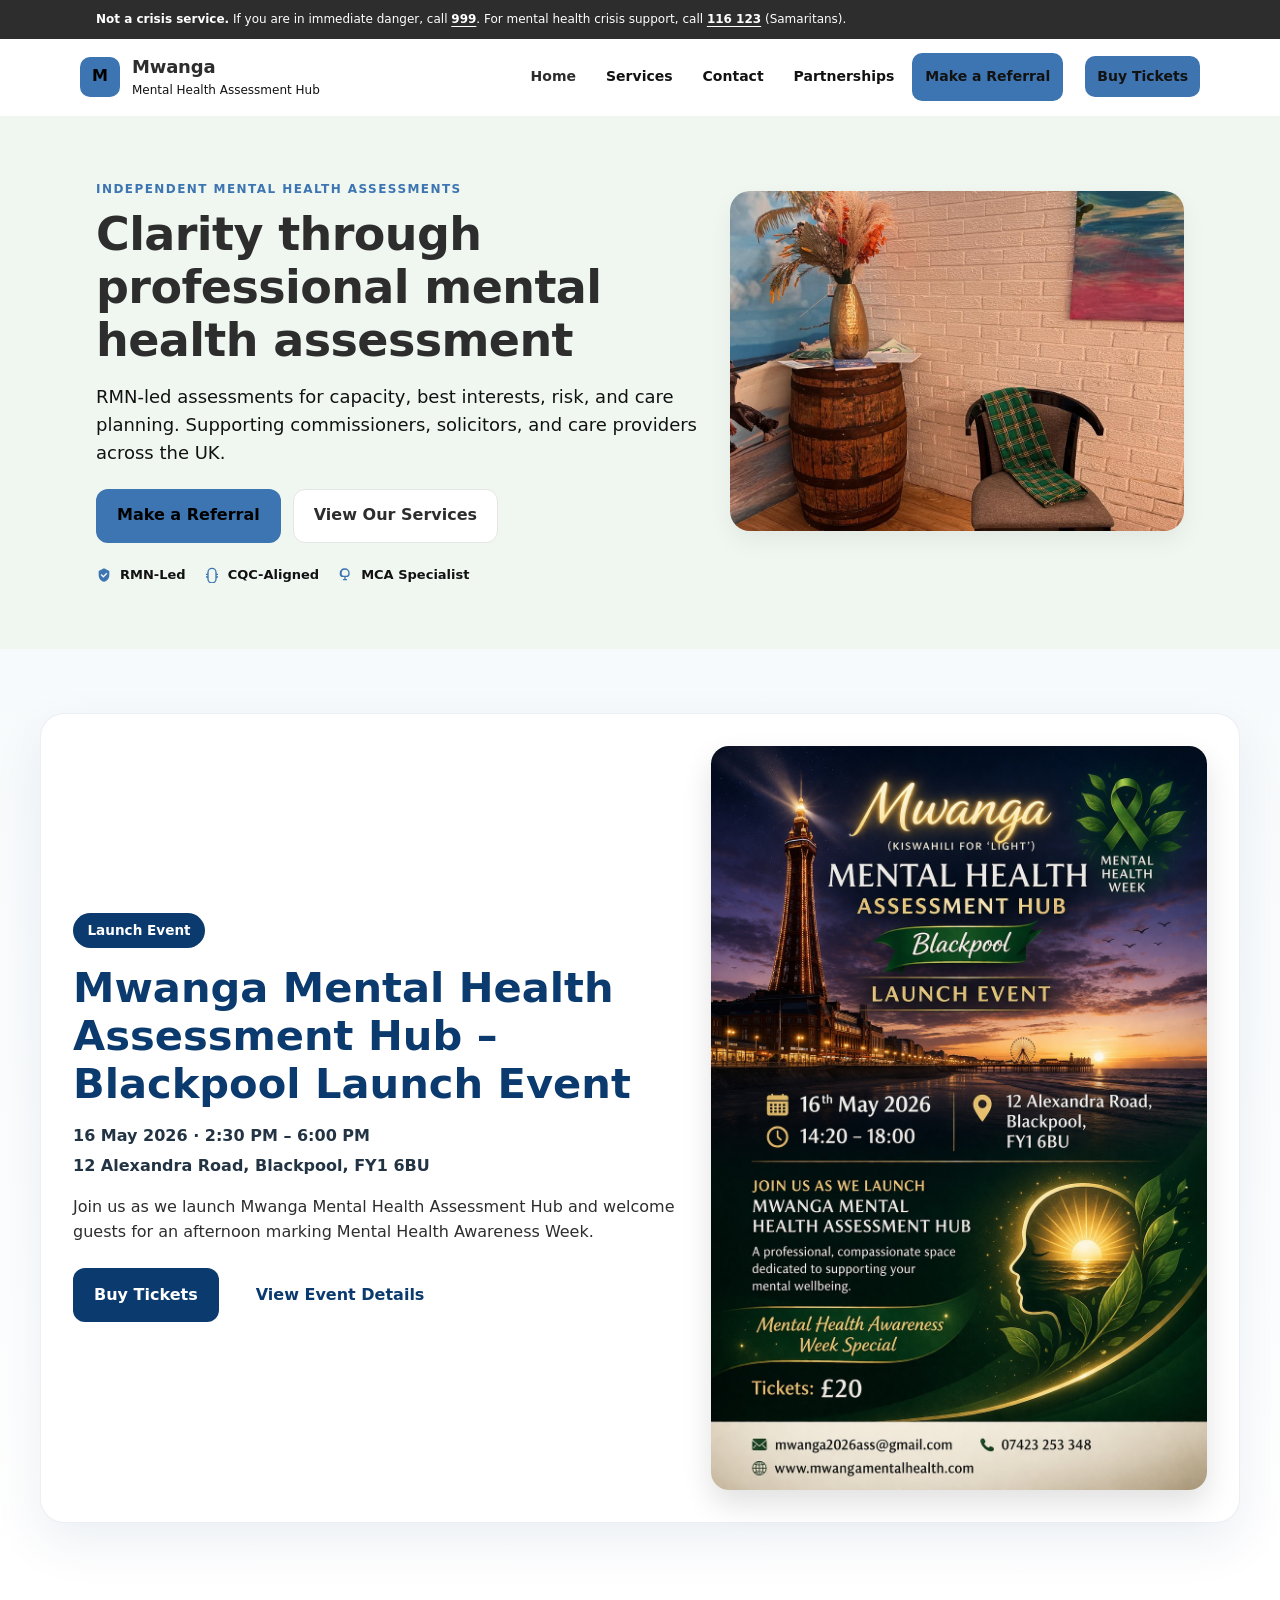
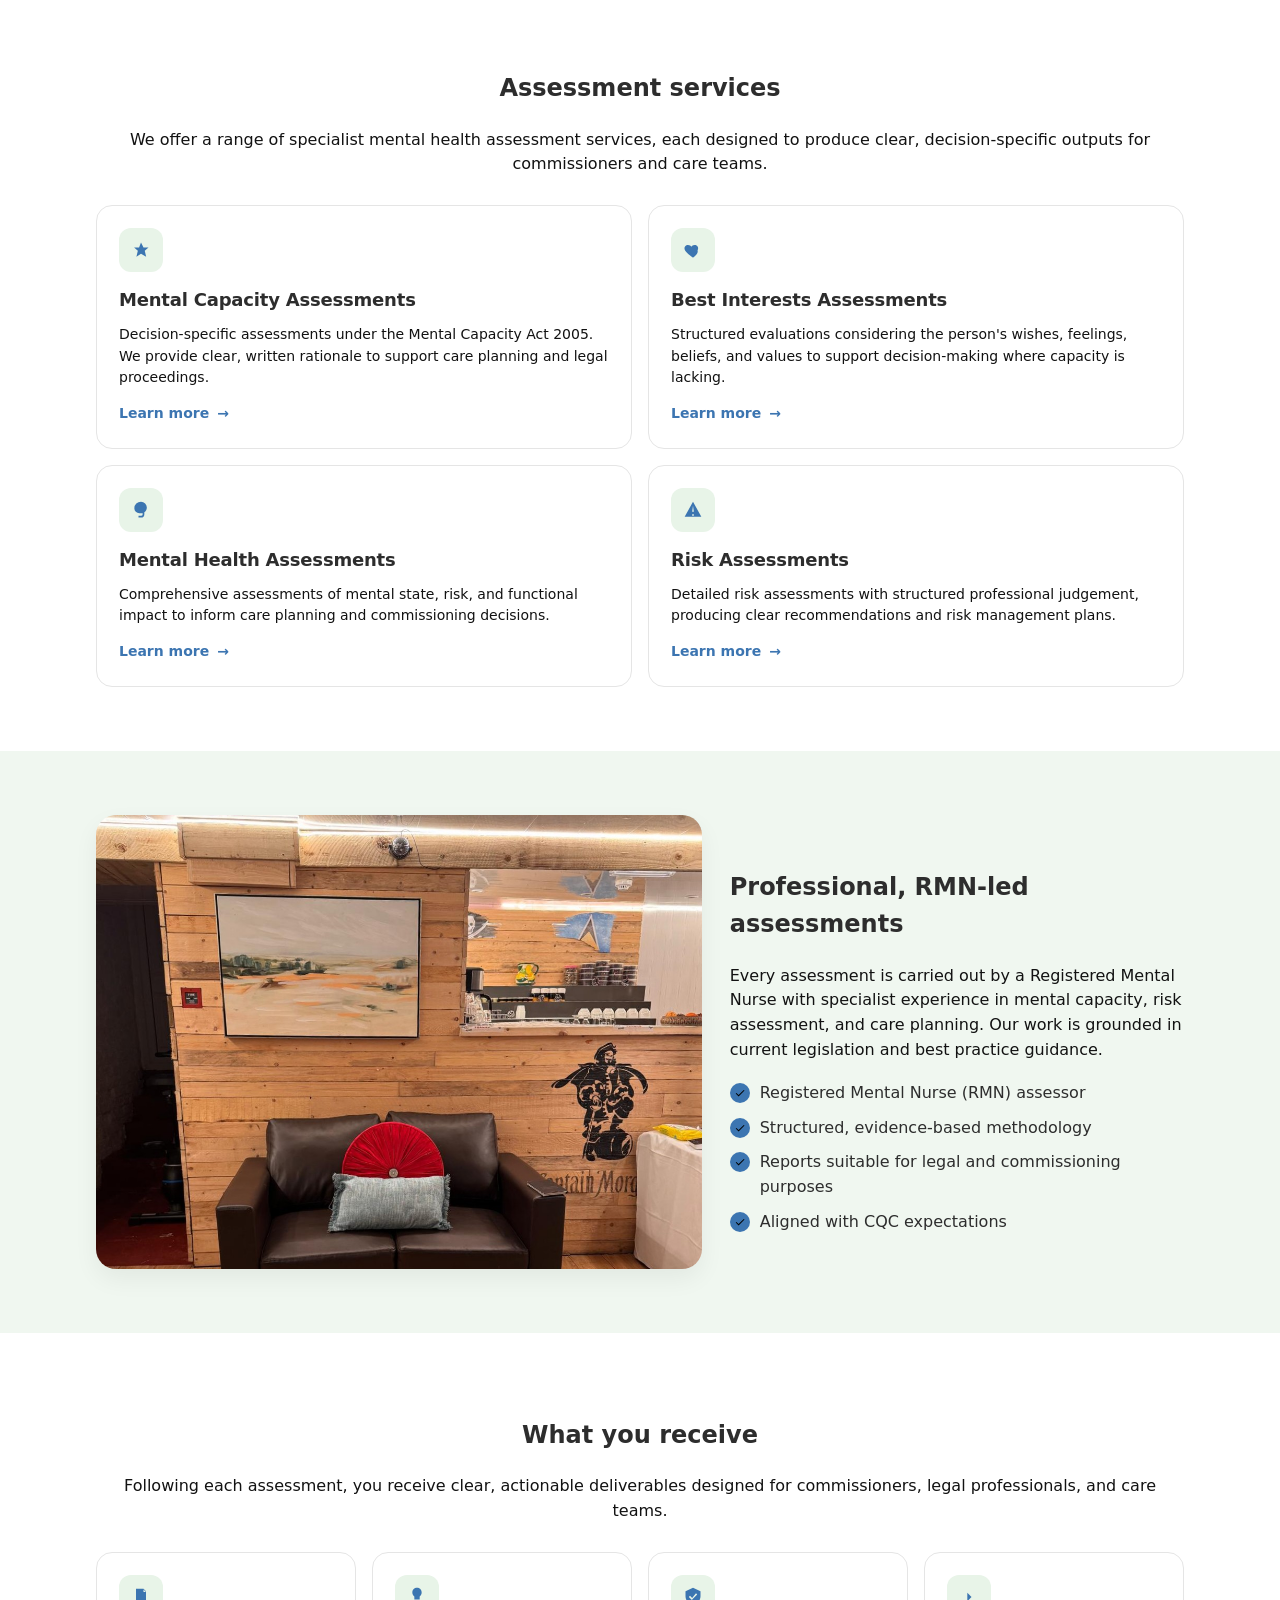
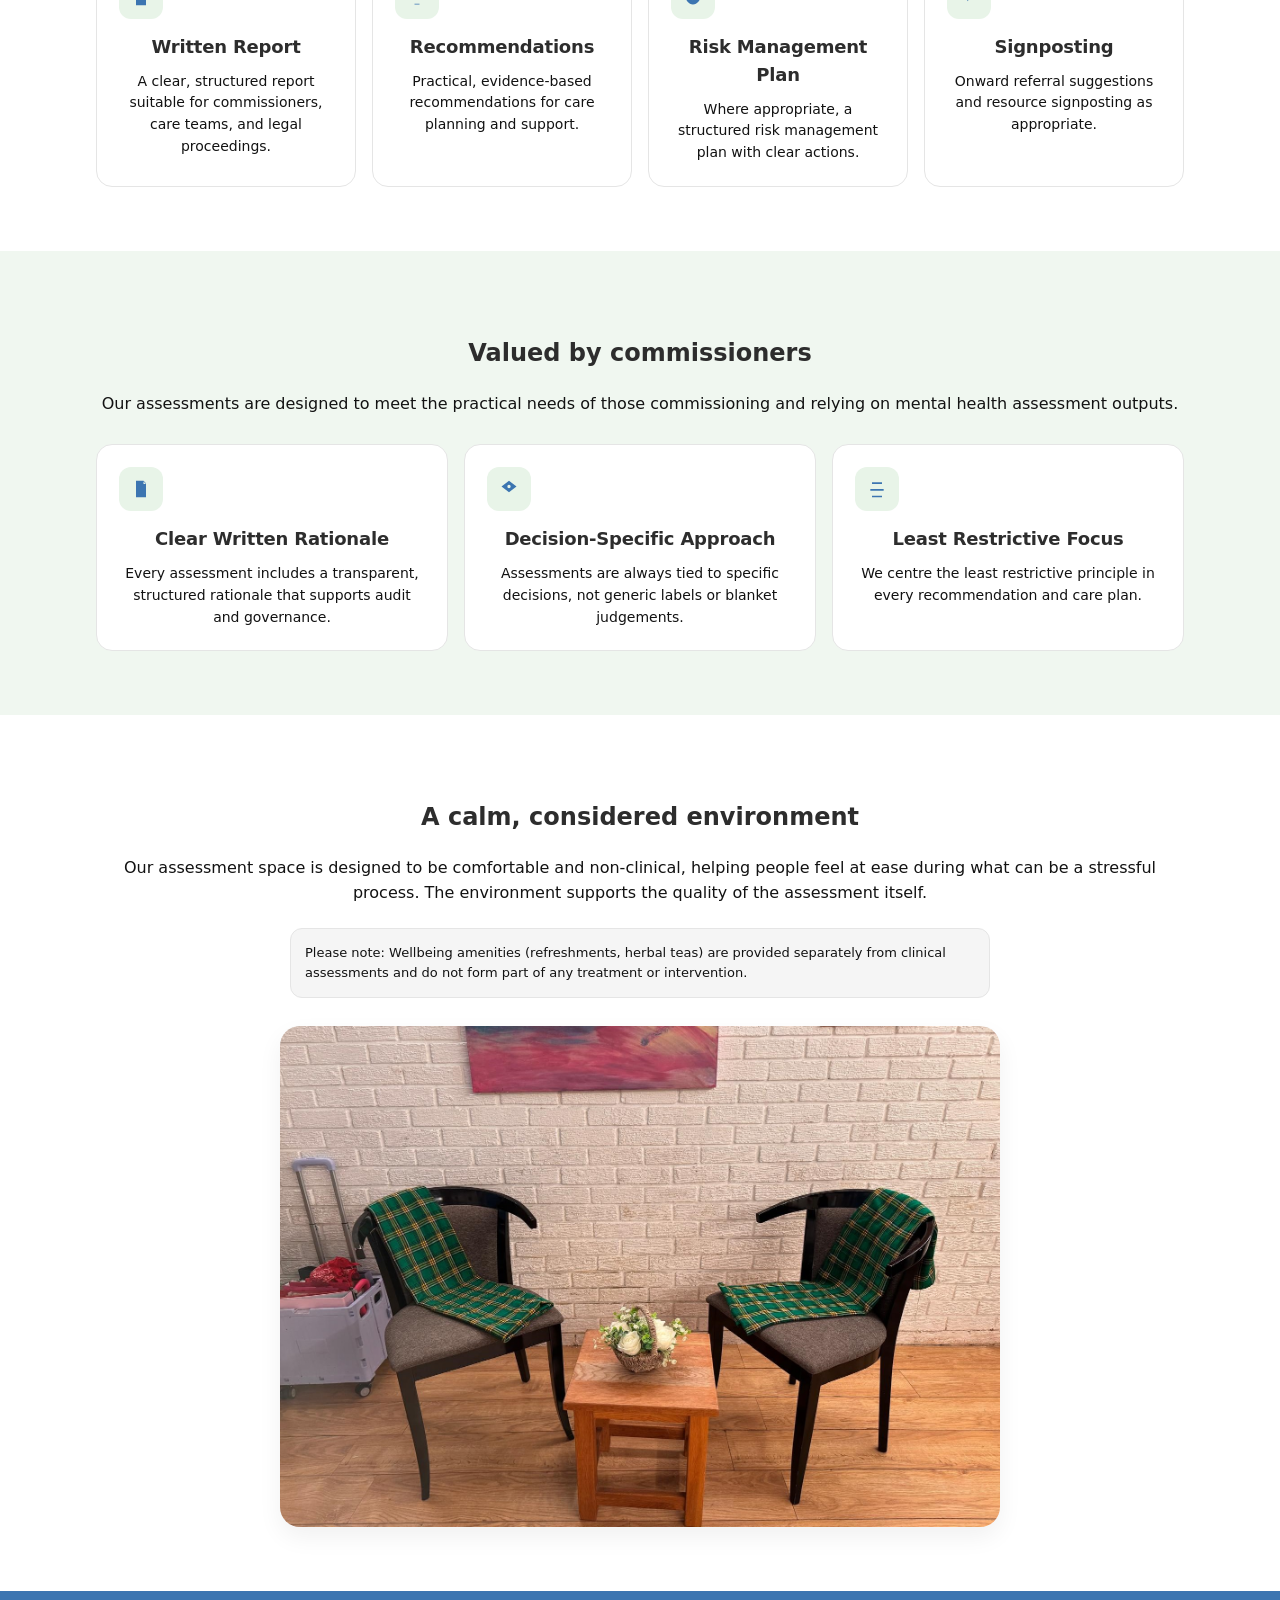
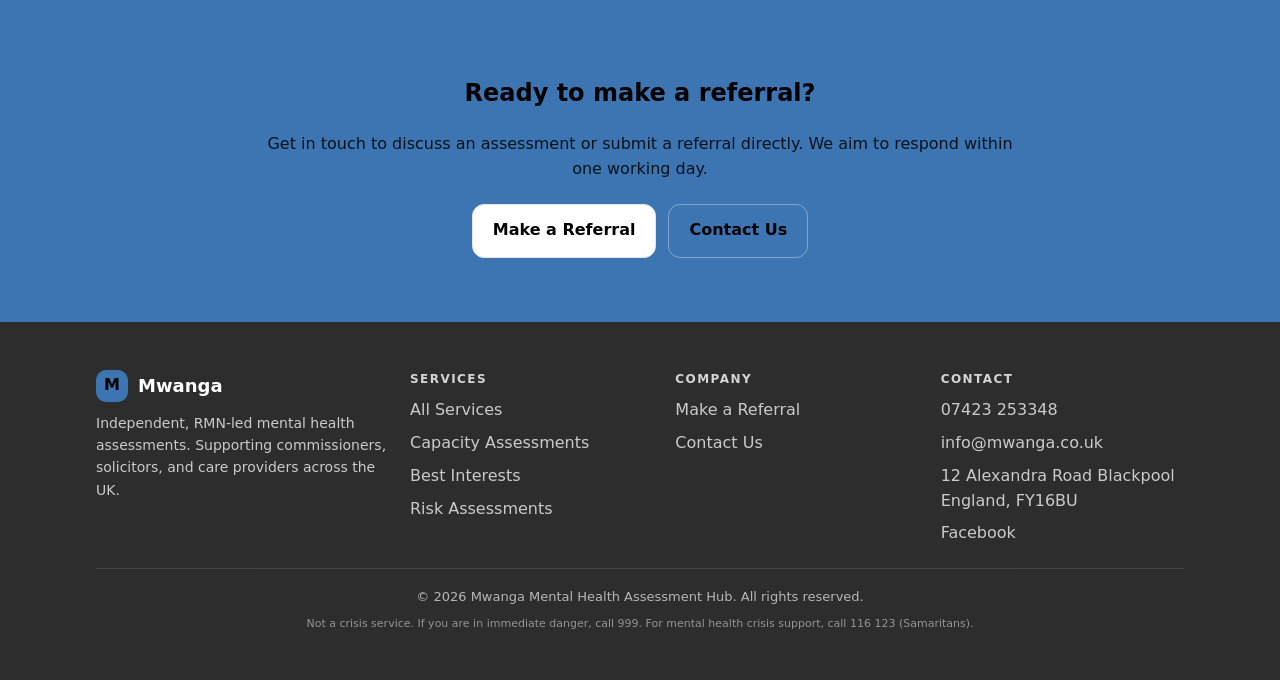
<file: index.html>
<!doctype html>
<html lang="en-GB">
<head>
  <meta charset="utf-8" />
  <meta name="viewport" content="width=device-width, initial-scale=1" />
  <title>Mwanga Mental Health Assessment Hub | Independent Mental Health Assessments</title>
  <link rel="icon" href="favicon.ico" sizes="any">
  <link rel="icon" href="assets/icon-512.png" type="image/png">
  <link rel="apple-touch-icon" href="assets/icon-180.png">
  <meta name="description" content="Independent, RMN-led mental health assessments. Capacity assessments, best interests, risk assessments, and care planning. Supporting commissioners, solicitors, and care providers across the UK." />
  <meta name="keywords" content="mental health assessment, RMN, capacity assessment, risk assessment, best interests, MCA, care planning, commissioning" />

  <meta property="og:title" content="Mwanga Mental Health Assessment Hub" />
  <meta property="og:description" content="Independent, RMN-led mental health assessments with clear written outcomes." />
  <meta property="og:type" content="website" />
  <meta property="og:locale" content="en_GB" />

  <link rel="stylesheet" href="css/styles.css">

  <script type="application/ld+json">
  {
    "@context": "https://schema.org",
    "@type": "MedicalBusiness",
    "name": "Mwanga Mental Health Assessment Hub",
    "description": "Independent, RMN-led mental health assessments with clear written outcomes in Blackpool, Lancashire.",
    "address": {
      "@type": "PostalAddress",
      "streetAddress": "12 Alexandra Road",
      "addressLocality": "Blackpool",
      "addressRegion": "Lancashire",
      "postalCode": "FY1 6BU",
      "addressCountry": "GB"
    },
    "areaServed": {"@type": "Place", "name": "Blackpool, Lancashire"},
    "sameAs": [
      "https://www.facebook.com/people/Mwanga-Mental-Health-Assessment-Hub-Blackpool/61588089440884/"
    ]
  }
  </script>
</head>
<body>
  <a class="skip-link" href="#main-content">Skip to main content</a>

  <div class="crisis" role="note" aria-label="Crisis information">
    <div class="container">
      <strong>Not a crisis service.</strong>
      <span> If you are in immediate danger, call </span><a href="tel:999">999</a><span>. For mental health crisis support, call </span><a href="tel:116123">116 123</a><span> (Samaritans).</span>
    </div>
  </div>

  <header class="header" role="banner">
    <div class="container header__inner">
      <a class="brand" href="index.html" aria-label="Mwanga home">
        <div class="brand__mark" aria-hidden="true">M</div>
        <div>
          <div class="brand__name">Mwanga</div>
          <div class="brand__tag">Mental Health Assessment Hub</div>
        </div>
      </a>

      <nav class="nav" aria-label="Main navigation">
        <a href="index.html" aria-current="page">Home</a>
        <a href="services.html">Services</a>
        <a href="contact.html">Contact</a>
        <a href="investment.html">Partnerships</a>
        <a class="btn btn--primary" href="referrals.html">Make a Referral</a>
          
        
        <!-- TICKETS -->
        <a
  class="nav-ticket-btn"
  href="https://www.tickettailor.com/events/dredah/2131671"
  target="_blank"
  rel="noopener noreferrer"
>
  Buy Tickets
</a>

      </nav>

      <button class="menu-btn" type="button" data-menu-btn aria-label="Open menu" aria-expanded="false">
        <svg viewBox="0 0 24 24" aria-hidden="true"><path d="M4 6h16v2H4zM4 11h16v2H4zM4 16h16v2H4z"/></svg>
      </button>
    </div>

    <div class="mobile" data-mobile-nav>
      <div class="container">
        <div class="stack" role="navigation" aria-label="Mobile navigation">
          <a href="index.html" aria-current="page">Home</a>
          <a href="services.html">Services</a>
          <a href="contact.html">Contact</a>
          <a href="investment.html">Partnerships</a>
          <a class="btn btn--primary" href="referrals.html">Make a Referral</a>

            <!-- TICKETS -->
        <a
  class="nav-ticket-btn"
  href="https://www.tickettailor.com/events/dredah/2131671"
  target="_blank"
  rel="noopener noreferrer"
>
  Buy Tickets
</a>

        </div>
      </div>
    </div>
  </header>

  <main id="main-content">
    <!-- Hero -->
    <section class="section section--secondary hero" aria-label="Hero">
      <div class="container">
        <div class="hero__grid">
          <div>
            <div class="hero__kicker">Independent Mental Health Assessments</div>
            <h1 class="hero__title">Clarity through professional mental health assessment</h1>
            <p class="hero__lead">RMN-led assessments for capacity, best interests, risk, and care planning. Supporting commissioners, solicitors, and care providers across the UK.</p>
            <div class="hero__actions">
              <a class="btn btn--primary" href="referrals.html">Make a Referral</a>
              <a class="btn btn--ghost" href="services.html">View Our Services</a>
            </div>
          </div>

          <div class="hero__img" aria-label="Calm seating area image">
            <img src="assets/Barrel3.jpg" alt="Calm seating area at Mwanga Mental Health Assessment Hub with comfortable chairs and natural decor" loading="eager" />
          </div>
        </div>

        <div class="badges" aria-label="Trust badges">
          <div class="badge">
            <svg viewBox="0 0 24 24" aria-hidden="true"><path d="M12 2l8 4v6c0 5-3.4 9.6-8 10-4.6-.4-8-5-8-10V6l8-4zm-1 14l6-6-1.4-1.4L11 13.2 8.4 10.6 7 12l4 4z"/></svg>
            RMN-Led
          </div>
          <div class="badge">
            <svg viewBox="0 0 24 24" aria-hidden="true"><path d="M12 1a7 7 0 00-7 7v2H3v2h2v2H3v2h2v2a7 7 0 0014 0v-2h2v-2h-2v-2h2v-2h-2V8a7 7 0 00-7-7zm5 7v10a5 5 0 01-10 0V8a5 5 0 0110 0z"/></svg>
            CQC-Aligned
          </div>
          <div class="badge">
            <svg viewBox="0 0 24 24" aria-hidden="true"><path d="M12 2a7 7 0 017 7v1a5 5 0 01-5 5h-1v3h2v2H9v-2h2v-3H9a5 5 0 01-5-5V9a7 7 0 017-7zm-5 8a3 3 0 003 3h4a3 3 0 003-3V9a5 5 0 10-10 0v1z"/></svg>
            MCA Specialist
          </div>
        </div>
      </div>
    </section>

 <!-- TICKETS SECTION -->

<section class="launch-event-section">
  <div class="launch-event-card">
    <div class="launch-event-text">
      <span class="launch-badge">Launch Event</span>
      <h2>Mwanga Mental Health Assessment Hub – Blackpool Launch Event</h2>
      <p class="launch-meta">16 May 2026 · 2:30 PM – 6:00 PM</p>
      <p class="launch-meta">12 Alexandra Road, Blackpool, FY1 6BU</p>
      <p>
        Join us as we launch Mwanga Mental Health Assessment Hub and welcome guests
        for an afternoon marking Mental Health Awareness Week.
      </p>

      <div class="launch-actions">
        <a
          class="btn btn-primary"
          href="https://www.tickettailor.com/events/dredah/2131671"
          target="_blank"
          rel="noopener noreferrer"
        >
          Buy Tickets
        </a>

        <a
          class="btn btn-secondary"
          href="https://www.tickettailor.com/events/dredah/2131671"
          target="_blank"
          rel="noopener noreferrer"
        >
          View Event Details
        </a>
      </div>
    </div>

    <div class="launch-event-image">
      <img
        src="assets/poster.jpeg"
        alt="Mwanga Mental Health Assessment Hub launch event poster"
      />
    </div>
  </div>
</section>






    <!-- Assessment services -->
    <section class="section" aria-labelledby="services-heading">
      <div class="container">
        <div class="center">
          <h2 id="services-heading">Assessment services</h2>
          <p class="muted">We offer a range of specialist mental health assessment services, each designed to produce clear, decision-specific outputs for commissioners and care teams.</p>
        </div>

        <div class="grid grid--2" style="margin-top:28px">
          <article class="card card--hover">
            <div class="icon" aria-hidden="true">
              <svg viewBox="0 0 24 24"><path d="M12 3l3 6h6l-4.5 4 1.7 7-6.2-3.6L6.5 20 8.2 13 3.7 9h6z"/></svg>
            </div>
            <h3>Mental Capacity Assessments</h3>
            <p>Decision-specific assessments under the Mental Capacity Act 2005. We provide clear, written rationale to support care planning and legal proceedings.</p>
            <a class="link" href="services.html#capacity">Learn more <span aria-hidden="true">→</span></a>
          </article>

          <article class="card card--hover">
            <div class="icon" aria-hidden="true">
              <svg viewBox="0 0 24 24"><path d="M12 21s-7-4.4-9.5-8.5C.7 9.1 2.6 6 6 6c2 0 3.2 1 4 2 0 0 1.5-2 4-2 3.4 0 5.3 3.1 3.5 6.5C19 16.6 12 21 12 21z"/></svg>
            </div>
            <h3>Best Interests Assessments</h3>
            <p>Structured evaluations considering the person's wishes, feelings, beliefs, and values to support decision-making where capacity is lacking.</p>
            <a class="link" href="services.html#best-interests">Learn more <span aria-hidden="true">→</span></a>
          </article>

          <article class="card card--hover">
            <div class="icon" aria-hidden="true">
              <svg viewBox="0 0 24 24"><path d="M12 2a7 7 0 017 7c0 2.4-1.2 4.5-3 5.8V17a4 4 0 01-4 4H9v-2h3a2 2 0 002-2v-1H10a6 6 0 01-6-6 8 8 0 018-8z"/></svg>
            </div>
            <h3>Mental Health Assessments</h3>
            <p>Comprehensive assessments of mental state, risk, and functional impact to inform care planning and commissioning decisions.</p>
            <a class="link" href="services.html#mental-health">Learn more <span aria-hidden="true">→</span></a>
          </article>

          <article class="card card--hover">
            <div class="icon" aria-hidden="true">
              <svg viewBox="0 0 24 24"><path d="M12 2l10 18H2L12 2zm0 5l-1 7h2l-1-7zm-1 10v2h2v-2h-2z"/></svg>
            </div>
            <h3>Risk Assessments</h3>
            <p>Detailed risk assessments with structured professional judgement, producing clear recommendations and risk management plans.</p>
            <a class="link" href="services.html#risk">Learn more <span aria-hidden="true">→</span></a>
          </article>
        </div>
      </div>
    </section>

    <!-- Professional -->
    <section class="section section--secondary" aria-labelledby="professional-heading">
      <div class="container">
        <div class="hero__grid">
          <div class="hero__img">
            <img src="assets/sofa3.jpg  " alt="Assessment room resources and information available at Mwanga" loading="lazy" />
          </div>
          <div>
            <h2 id="professional-heading">Professional, RMN-led assessments</h2>
            <p class="muted">Every assessment is carried out by a Registered Mental Nurse with specialist experience in mental capacity, risk assessment, and care planning. Our work is grounded in current legislation and best practice guidance.</p>
            <ul class="ticklist">
              <li><span class="tick" aria-hidden="true"><svg viewBox="0 0 24 24"><path d="M9.2 16.2L4.8 11.8 3.4 13.2l5.8 5.8L21 7.2 19.6 5.8z"/></svg></span><span>Registered Mental Nurse (RMN) assessor</span></li>
              <li><span class="tick" aria-hidden="true"><svg viewBox="0 0 24 24"><path d="M9.2 16.2L4.8 11.8 3.4 13.2l5.8 5.8L21 7.2 19.6 5.8z"/></svg></span><span>Structured, evidence-based methodology</span></li>
              <li><span class="tick" aria-hidden="true"><svg viewBox="0 0 24 24"><path d="M9.2 16.2L4.8 11.8 3.4 13.2l5.8 5.8L21 7.2 19.6 5.8z"/></svg></span><span>Reports suitable for legal and commissioning purposes</span></li>
              <li><span class="tick" aria-hidden="true"><svg viewBox="0 0 24 24"><path d="M9.2 16.2L4.8 11.8 3.4 13.2l5.8 5.8L21 7.2 19.6 5.8z"/></svg></span><span>Aligned with CQC expectations</span></li>
            </ul>
          </div>
        </div>
      </div>
    </section>

    <!-- Deliverables -->
    <section class="section" aria-labelledby="deliverables-heading">
      <div class="container">
        <div class="center">
          <h2 id="deliverables-heading">What you receive</h2>
          <p class="muted">Following each assessment, you receive clear, actionable deliverables designed for commissioners, legal professionals, and care teams.</p>
        </div>

        <div class="grid grid--4" style="margin-top:28px">
          <div class="card center">
            <div class="icon" aria-hidden="true"><svg viewBox="0 0 24 24"><path d="M6 2h9l3 3v17H6V2zm9 1v3h3"/></svg></div>
            <h3>Written Report</h3>
            <p>A clear, structured report suitable for commissioners, care teams, and legal proceedings.</p>
          </div>
          <div class="card center">
            <div class="icon" aria-hidden="true"><svg viewBox="0 0 24 24"><path d="M9 21h6v-1H9v1zm3-20C8.9 1 6.4 3.5 6.4 6.6c0 1.9 1 3.6 2.4 4.7V15h6.4v-3.7c1.4-1.1 2.4-2.8 2.4-4.7C17.6 3.5 15.1 1 12 1z"/></svg></div>
            <h3>Recommendations</h3>
            <p>Practical, evidence-based recommendations for care planning and support.</p>
          </div>
          <div class="card center">
            <div class="icon" aria-hidden="true"><svg viewBox="0 0 24 24"><path d="M12 1l9 4v6c0 5-3.8 9.4-9 10-5.2-.6-9-5-9-10V5l9-4zm-1 14l6-6-1.4-1.4L11 13.2 8.4 10.6 7 12l4 4z"/></svg></div>
            <h3>Risk Management Plan</h3>
            <p>Where appropriate, a structured risk management plan with clear actions.</p>
          </div>
          <div class="card center">
            <div class="icon" aria-hidden="true"><svg viewBox="0 0 24 24"><path d="M10 17l5-5-5-5v10z"/></svg></div>
            <h3>Signposting</h3>
            <p>Onward referral suggestions and resource signposting as appropriate.</p>
          </div>
        </div>
      </div>
    </section>

    <!-- Commissioners -->
    <section class="section section--secondary" aria-labelledby="commissioners-heading">
      <div class="container">
        <div class="center">
          <h2 id="commissioners-heading">Valued by commissioners</h2>
          <p class="muted">Our assessments are designed to meet the practical needs of those commissioning and relying on mental health assessment outputs.</p>
        </div>

        <div class="grid grid--3" style="margin-top:28px">
          <div class="card center">
            <div class="icon" aria-hidden="true"><svg viewBox="0 0 24 24"><path d="M6 2h9l3 3v17H6V2zm9 1v3h3M8 11h8v2H8v-2zm0 4h8v2H8v-2z"/></svg></div>
            <h3>Clear Written Rationale</h3>
            <p>Every assessment includes a transparent, structured rationale that supports audit and governance.</p>
          </div>
          <div class="card center">
            <div class="icon" aria-hidden="true"><svg viewBox="0 0 24 24"><path d="M12 2l9 7-9 7-9-7 9-7zm0 9a2 2 0 100-4 2 2 0 000 4z"/></svg></div>
            <h3>Decision-Specific Approach</h3>
            <p>Assessments are always tied to specific decisions, not generic labels or blanket judgements.</p>
          </div>
          <div class="card center">
            <div class="icon" aria-hidden="true"><svg viewBox="0 0 24 24"><path d="M4 12h16v2H4v-2zm2-8h12v2H6V4zm0 16h12v2H6v-2z"/></svg></div>
            <h3>Least Restrictive Focus</h3>
            <p>We centre the least restrictive principle in every recommendation and care plan.</p>
          </div>
        </div>
      </div>
    </section>

    <!-- Environment -->
    <section class="section" aria-labelledby="environment-heading">
      <div class="container">
        <div class="center">
          <h2 id="environment-heading">A calm, considered environment</h2>
          <p class="muted">Our assessment space is designed to be comfortable and non-clinical, helping people feel at ease during what can be a stressful process. The environment supports the quality of the assessment itself.</p>
        </div>

        <div class="note">
          Please note: Wellbeing amenities (refreshments, herbal teas) are provided separately from clinical assessments and do not form part of any treatment or intervention.
        </div>

        <div style="max-width:720px;margin:28px auto 0;border-radius:20px;overflow:hidden;box-shadow:var(--shadow)">
          <img src="assets/Chair2.jpg" alt="Comfortable chair with tartan throw in the Mwanga assessment room" loading="lazy" />
        </div>
      </div>
    </section>

    <!-- CTA -->
    <section class="section section--primary" aria-labelledby="cta-heading">
      <div class="container center">
        <h2 id="cta-heading">Ready to make a referral?</h2>
        <p style="margin:10px auto 0;max-width:760px;opacity:.85">Get in touch to discuss an assessment or submit a referral directly. We aim to respond within one working day.</p>
        <div style="margin-top:22px;display:flex;gap:12px;justify-content:center;flex-wrap:wrap">
          <a class="btn btn--ghost" href="referrals.html">Make a Referral</a>
          <a class="btn btn--outline-on-primary" href="contact.html">Contact Us</a>
        </div>
      </div>
    </section>
  </main>

  <footer class="footer" role="contentinfo">
    <div class="container">
      <div class="footer__grid">
        <div>
          <div style="display:flex;align-items:center;gap:10px">
            <div class="brand__mark" style="width:32px;height:32px;border-radius:10px">M</div>
            <div style="font-weight:900;font-size:18px">Mwanga</div>
          </div>
          <p>Independent, RMN-led mental health assessments. Supporting commissioners, solicitors, and care providers across the UK.</p>
        </div>

        <div>
          <h4>Services</h4>
          <ul>
            <li><a href="services.html">All Services</a></li>
            <li><a href="services.html#capacity">Capacity Assessments</a></li>
            <li><a href="services.html#best-interests">Best Interests</a></li>
            <li><a href="services.html#risk">Risk Assessments</a></li>
          </ul>
        </div>

        <div>
          <h4>Company</h4>
          <ul>
            <li><a href="referrals.html">Make a Referral</a></li>
            <li><a href="contact.html">Contact Us</a></li>
          </ul>
        </div>

        <div>
          <h4>Contact</h4>
          <ul>
            <li><a href="tel:07423253348">07423 253348</a></li>
            <li><a href="mailto:info@mwanga.co.uk">info@mwanga.co.uk</a></li>
            <li><span style="opacity:.75">12 Alexandra Road Blackpool England, FY16BU</span></li>
            <li>
              <a target="_blank" rel="noopener noreferrer" href="https://www.facebook.com/people/Mwanga-Mental-Health-Assessment-Hub-Blackpool/61588089440884/?mibextid=wwXIfr&rdid=ek3K7pGIb8u2QrM5&share_url=https%3A%2F%2Fwww.facebook.com%2Fshare%2F1C7jdo4sgL%2F%3Fmibextid%3DwwXIfr">Facebook</a>
            </li>
          </ul>
        </div>
      </div>

      <div class="footer__bottom">
        <div>© 2026 Mwanga Mental Health Assessment Hub. All rights reserved.</div>
        <small>Not a crisis service. If you are in immediate danger, call 999. For mental health crisis support, call 116 123 (Samaritans).</small>
      </div>
    </div>
  </footer>

  <div class="bottom-bar" aria-label="Mobile quick actions">
    <a href="referrals.html" aria-label="Refer">
      <svg viewBox="0 0 24 24" aria-hidden="true"><path d="M6 2h9l3 3v17H6V2zm9 1v3h3M8 11h8v2H8v-2zm0 4h8v2H8v-2z"/></svg>
      Refer
    </a>
    <a href="tel:07423253348" aria-label="Call">
      <svg viewBox="0 0 24 24" aria-hidden="true"><path d="M6.6 10.8c1.4 2.8 3.8 5.2 6.6 6.6l2.2-2.2c.3-.3.8-.4 1.2-.2 1 .4 2 .6 3.1.6.7 0 1.3.6 1.3 1.3V21c0 .7-.6 1.3-1.3 1.3C10.1 22.3 1.7 13.9 1.7 3.3 1.7 2.6 2.3 2 3 2h3.6c.7 0 1.3.6 1.3 1.3 0 1.1.2 2.1.6 3.1.1.4 0 .9-.2 1.2l-2.7 3.2z"/></svg>
      Call
    </a>
  </div>

  <button class="to-top" type="button" data-to-top aria-label="Back to top">
    <svg viewBox="0 0 24 24" aria-hidden="true"><path d="M12 5l7 7-1.4 1.4L13 8.8V20h-2V8.8L6.4 13.4 5 12l7-7z"/></svg>
  </button>

  <script src="js/main.js"></script>
</body>
</html>
</file>
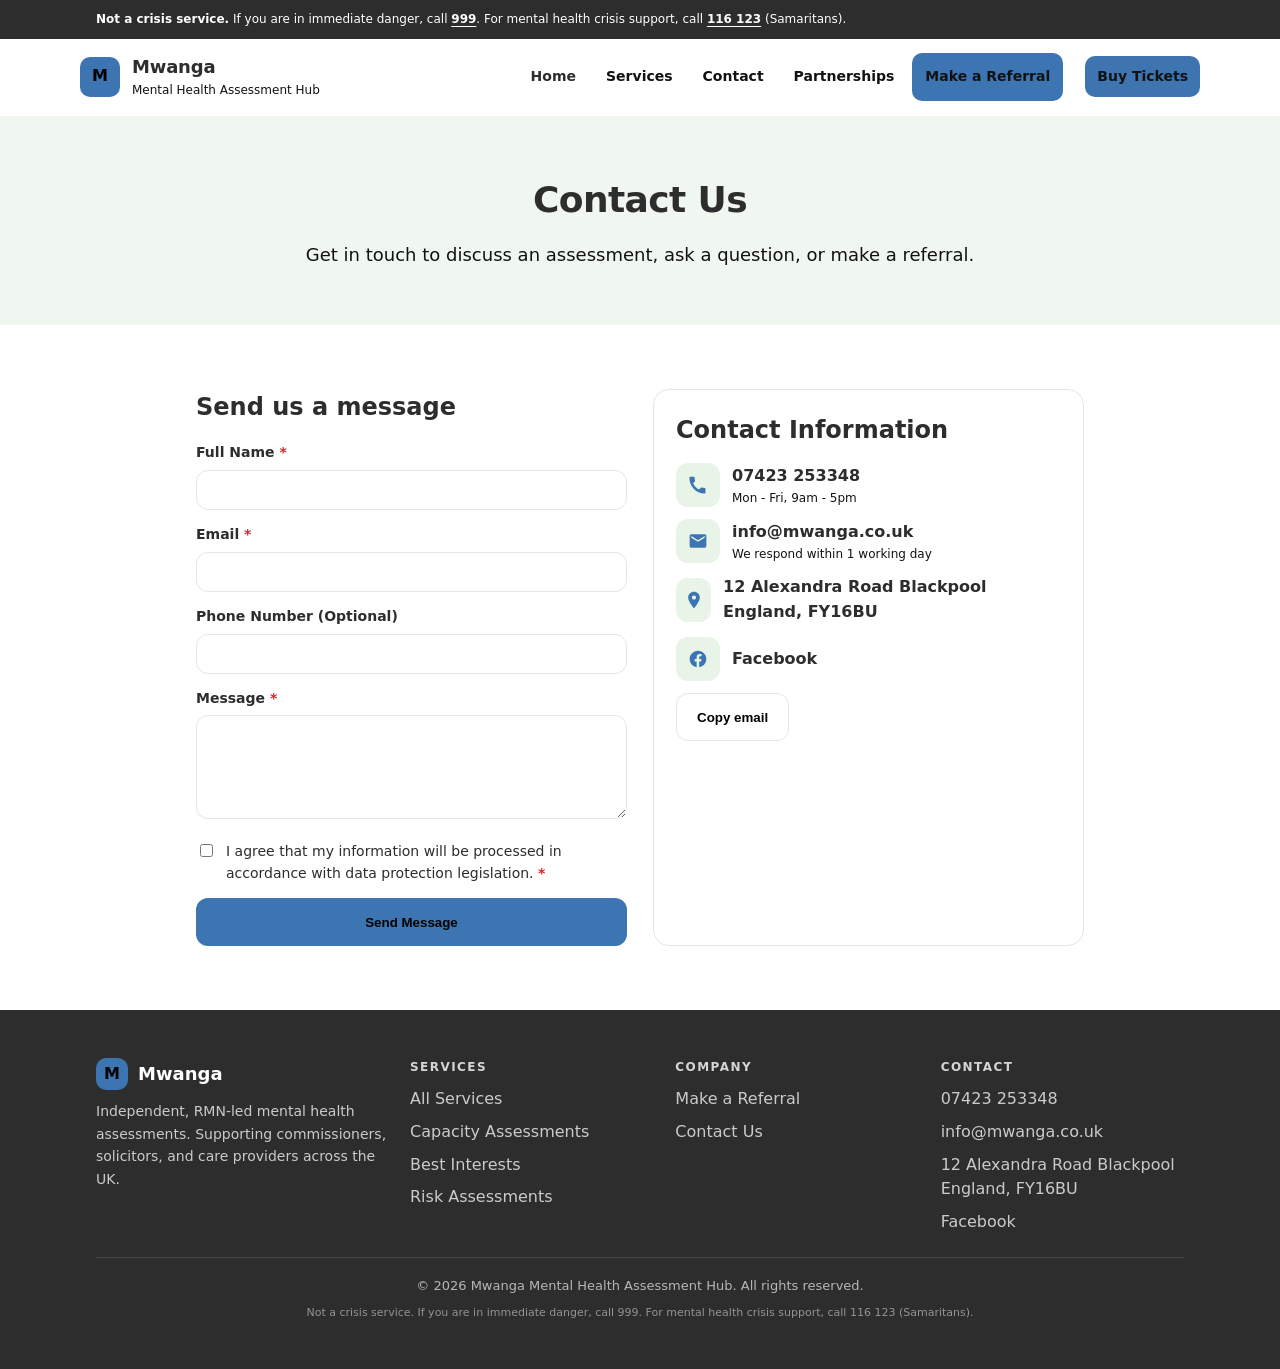
<file: contact.html>
<!doctype html>
<html lang="en-GB">
<head>
  <meta charset="utf-8" />
  <meta name="viewport" content="width=device-width, initial-scale=1" />
  <title>Contact Us | Mwanga Mental Health Assessment Hub</title>
  <link rel="icon" href="favicon.ico" sizes="any">
  <link rel="icon" href="assets/icon-512.png" type="image/png">
  <link rel="apple-touch-icon" href="assets/icon-180.png">
  <meta name="description" content="Get in touch to discuss an assessment, ask a question, or make a referral." />
  <link rel="stylesheet" href="css/styles.css" />


</head>
<body>
  <a class="skip-link" href="#main-content">Skip to main content</a>

  <div class="crisis" role="note" aria-label="Crisis information">
    <div class="container">
      <strong>Not a crisis service.</strong>
      <span> If you are in immediate danger, call </span><a href="tel:999">999</a><span>. For mental health crisis support, call </span><a href="tel:116123">116 123</a><span> (Samaritans).</span>
    </div>
  </div>

  <header class="header" role="banner">
    <div class="container header__inner">
      <a class="brand" href="index.html" aria-label="Mwanga home">
        <div class="brand__mark" aria-hidden="true">M</div>
        <div>
          <div class="brand__name">Mwanga</div>
          <div class="brand__tag">Mental Health Assessment Hub</div>
        </div>
      </a>

      <nav class="nav" aria-label="Main navigation">
        <a href="index.html" aria-current="page">Home</a>
        <a href="services.html">Services</a>
        <a href="contact.html">Contact</a>
        <a href="investment.html">Partnerships</a>
        <a class="btn btn--primary" href="referrals.html">Make a Referral</a>
          
        
        <!-- TICKETS -->
        <a
  class="nav-ticket-btn"
  href="https://www.tickettailor.com/events/dredah/2131671"
  target="_blank"
  rel="noopener noreferrer"
>
  Buy Tickets
</a>

      </nav>

      <button class="menu-btn" type="button" data-menu-btn aria-label="Open menu" aria-expanded="false">
        <svg viewBox="0 0 24 24" aria-hidden="true"><path d="M4 6h16v2H4zM4 11h16v2H4zM4 16h16v2H4z"/></svg>
      </button>
    </div>

    <div class="mobile" data-mobile-nav>
      <div class="container">
        <div class="stack" role="navigation" aria-label="Mobile navigation">
          <a href="index.html" aria-current="page">Home</a>
          <a href="services.html">Services</a>
          <a href="contact.html">Contact</a>
          <a href="investment.html">Partnerships</a>
          <a class="btn btn--primary" href="referrals.html">Make a Referral</a>

            <!-- TICKETS -->
        <a
  class="nav-ticket-btn"
  href="https://www.tickettailor.com/events/dredah/2131671"
  target="_blank"
  rel="noopener noreferrer"
>
  Buy Tickets
</a>

        </div>
      </div>
    </div>
  </header>

  <main id="main-content">
    <section class="section section--secondary pagehead">
      <div class="container center">
        <h1>Contact Us</h1>
        <p>Get in touch to discuss an assessment, ask a question, or make a referral.</p>
      </div>
    </section>

    <section class="section">
      <div class="container" style="max-width:920px">
        <div class="grid grid--2" style="gap:26px">

          <div>
            <h2 style="margin:0">Send us a message</h2>
            <form class="form" data-mailto-form data-mailto-to="info@mwanga.co.uk" data-mailto-subject="Contact from website" style="margin-top:16px">
              <div class="field">
                <label for="fullName">Full Name <span class="req">*</span></label>
                <input id="fullName" name="fullName" type="text" required data-mailto data-mailto-label="Name" />
              </div>
              <div class="field">
                <label for="email">Email <span class="req">*</span></label>
                <input id="email" name="email" type="email" required data-mailto data-mailto-label="Email" />
              </div>
              <div class="field">
                <label for="phone">Phone Number (Optional)</label>
                <input id="phone" name="phone" type="tel" data-mailto data-mailto-label="Phone" />
              </div>
              <div class="field">
                <label for="message">Message <span class="req">*</span></label>
                <textarea id="message" name="message" rows="5" required data-mailto data-mailto-label="Message"></textarea>
              </div>
              <label class="checkbox">
                <input type="checkbox" name="dataProtection" required data-mailto data-mailto-label="Data protection agreed" />
                <span>I agree that my information will be processed in accordance with data protection legislation. <span class="req">*</span></span>
              </label>
              <button class="btn btn--primary" type="submit" style="width:100%">Send Message</button>
            </form>
          </div>

          <div class="card">
            <h2 style="margin:0">Contact Information</h2>
            <div style="margin-top:14px;display:flex;flex-direction:column;gap:12px">
              <a href="tel:07423253348" style="text-decoration:none">
                <div style="display:flex;gap:12px;align-items:center">
                  <div class="icon" style="margin:0" aria-hidden="true"><svg viewBox="0 0 24 24"><path d="M6.6 10.8c1.4 2.8 3.8 5.2 6.6 6.6l2.2-2.2c.3-.3.8-.4 1.2-.2 1 .4 2 .6 3.1.6.7 0 1.3.6 1.3 1.3V21c0 .7-.6 1.3-1.3 1.3C10.1 22.3 1.7 13.9 1.7 3.3 1.7 2.6 2.3 2 3 2h3.6c.7 0 1.3.6 1.3 1.3 0 1.1.2 2.1.6 3.1.1.4 0 .9-.2 1.2l-2.7 3.2z"/></svg></div>
                  <div>
                    <div style="font-weight:900">07423 253348</div>
                    <div class="muted" style="font-size:12px">Mon - Fri, 9am - 5pm</div>
                  </div>
                </div>
              </a>

              <a href="mailto:info@mwanga.co.uk" style="text-decoration:none">
                <div style="display:flex;gap:12px;align-items:center">
                  <div class="icon" style="margin:0" aria-hidden="true"><svg viewBox="0 0 24 24"><path d="M20 4H4c-1.1 0-2 .9-2 2v12c0 1.1.9 2 2 2h16c1.1 0 2-.9 2-2V6c0-1.1-.9-2-2-2zm0 4l-8 5-8-5V6l8 5 8-5v2z"/></svg></div>
                  <div>
                    <div style="font-weight:900">info@mwanga.co.uk</div>
                    <div class="muted" style="font-size:12px">We respond within 1 working day</div>
                  </div>
                </div>
              </a>

              <div style="display:flex;gap:12px;align-items:center">
                <div class="icon" style="margin:0" aria-hidden="true"><svg viewBox="0 0 24 24"><path d="M12 2c-3.9 0-7 3.1-7 7 0 5.3 7 13 7 13s7-7.7 7-13c0-3.9-3.1-7-7-7zm0 9.5c-1.4 0-2.5-1.1-2.5-2.5S10.6 6.5 12 6.5s2.5 1.1 2.5 2.5S13.4 11.5 12 11.5z"/></svg></div>
                <div>
                  <div style="font-weight:900">12 Alexandra Road Blackpool England, FY16BU</div>
                </div>
              </div>

              <div style="display:flex;gap:12px;align-items:center">
                <div class="icon" style="margin:0" aria-hidden="true"><svg viewBox="0 0 24 24"><path d="M22 12c0-5.5-4.5-10-10-10S2 6.5 2 12c0 5 3.7 9.1 8.4 9.9V15H8v-3h2.4V9.8c0-2.4 1.4-3.8 3.7-3.8 1.1 0 2.2.2 2.2.2v2.4H15c-1.2 0-1.6.8-1.6 1.6V12h2.7l-.4 3h-2.3v6.9C18.3 21.1 22 17 22 12z"/></svg></div>
                <div>
                  <a target="_blank" rel="noopener noreferrer" href="https://www.facebook.com/people/Mwanga-Mental-Health-Assessment-Hub-Blackpool/61588089440884/?mibextid=wwXIfr&rdid=ek3K7pGIb8u2QrM5&share_url=https%3A%2F%2Fwww.facebook.com%2Fshare%2F1C7jdo4sgL%2F%3Fmibextid%3DwwXIfr" style="font-weight:900;text-decoration:none">Facebook</a>
                </div>
              </div>

              <button class="btn btn--ghost" type="button" data-copy-email="info@mwanga.co.uk" style="width:fit-content">Copy email</button>
            </div>
          </div>

        </div>
      </div>
    </section>
  </main>

  <footer class="footer" role="contentinfo">
    <div class="container">
      <div class="footer__grid">
        <div>
          <div style="display:flex;align-items:center;gap:10px">
            <div class="brand__mark" style="width:32px;height:32px;border-radius:10px">M</div>
            <div style="font-weight:900;font-size:18px">Mwanga</div>
          </div>
          <p>Independent, RMN-led mental health assessments. Supporting commissioners, solicitors, and care providers across the UK.</p>
        </div>

        <div>
          <h4>Services</h4>
          <ul>
            <li><a href="services.html">All Services</a></li>
            <li><a href="services.html#capacity">Capacity Assessments</a></li>
            <li><a href="services.html#best-interests">Best Interests</a></li>
            <li><a href="services.html#risk">Risk Assessments</a></li>
          </ul>
        </div>

        <div>
          <h4>Company</h4>
          <ul>
            <li><a href="referrals.html">Make a Referral</a></li>
            <li><a href="contact.html">Contact Us</a></li>
          </ul>
        </div>

        <div>
          <h4>Contact</h4>
          <ul>
            <li><a href="tel:07423253348">07423 253348</a></li>
            <li><a href="mailto:info@mwanga.co.uk">info@mwanga.co.uk</a></li>
            <li><span style="opacity:.75">12 Alexandra Road Blackpool England, FY16BU</span></li>
            <li>
              <a target="_blank" rel="noopener noreferrer" href="https://www.facebook.com/people/Mwanga-Mental-Health-Assessment-Hub-Blackpool/61588089440884/?mibextid=wwXIfr&rdid=ek3K7pGIb8u2QrM5&share_url=https%3A%2F%2Fwww.facebook.com%2Fshare%2F1C7jdo4sgL%2F%3Fmibextid%3DwwXIfr">Facebook</a>
            </li>
          </ul>
        </div>
      </div>

      <div class="footer__bottom">
        <div>© 2026 Mwanga Mental Health Assessment Hub. All rights reserved.</div>
        <small>Not a crisis service. If you are in immediate danger, call 999. For mental health crisis support, call 116 123 (Samaritans).</small>
      </div>
    </div>
  </footer>

  <div class="bottom-bar" aria-label="Mobile quick actions">
    <a href="referrals.html" aria-label="Refer">
      <svg viewBox="0 0 24 24" aria-hidden="true"><path d="M6 2h9l3 3v17H6V2zm9 1v3h3M8 11h8v2H8v-2zm0 4h8v2H8v-2z"/></svg>
      Refer
    </a>
    <a href="tel:07423253348" aria-label="Call">
      <svg viewBox="0 0 24 24" aria-hidden="true"><path d="M6.6 10.8c1.4 2.8 3.8 5.2 6.6 6.6l2.2-2.2c.3-.3.8-.4 1.2-.2 1 .4 2 .6 3.1.6.7 0 1.3.6 1.3 1.3V21c0 .7-.6 1.3-1.3 1.3C10.1 22.3 1.7 13.9 1.7 3.3 1.7 2.6 2.3 2 3 2h3.6c.7 0 1.3.6 1.3 1.3 0 1.1.2 2.1.6 3.1.1.4 0 .9-.2 1.2l-2.7 3.2z"/></svg>
      Call
    </a>
  </div>

  <button class="to-top" type="button" data-to-top aria-label="Back to top">
    <svg viewBox="0 0 24 24" aria-hidden="true"><path d="M12 5l7 7-1.4 1.4L13 8.8V20h-2V8.8L6.4 13.4 5 12l7-7z"/></svg>
  </button>

  <script src="js/main.js"></script>
</body>
</html>
</file>
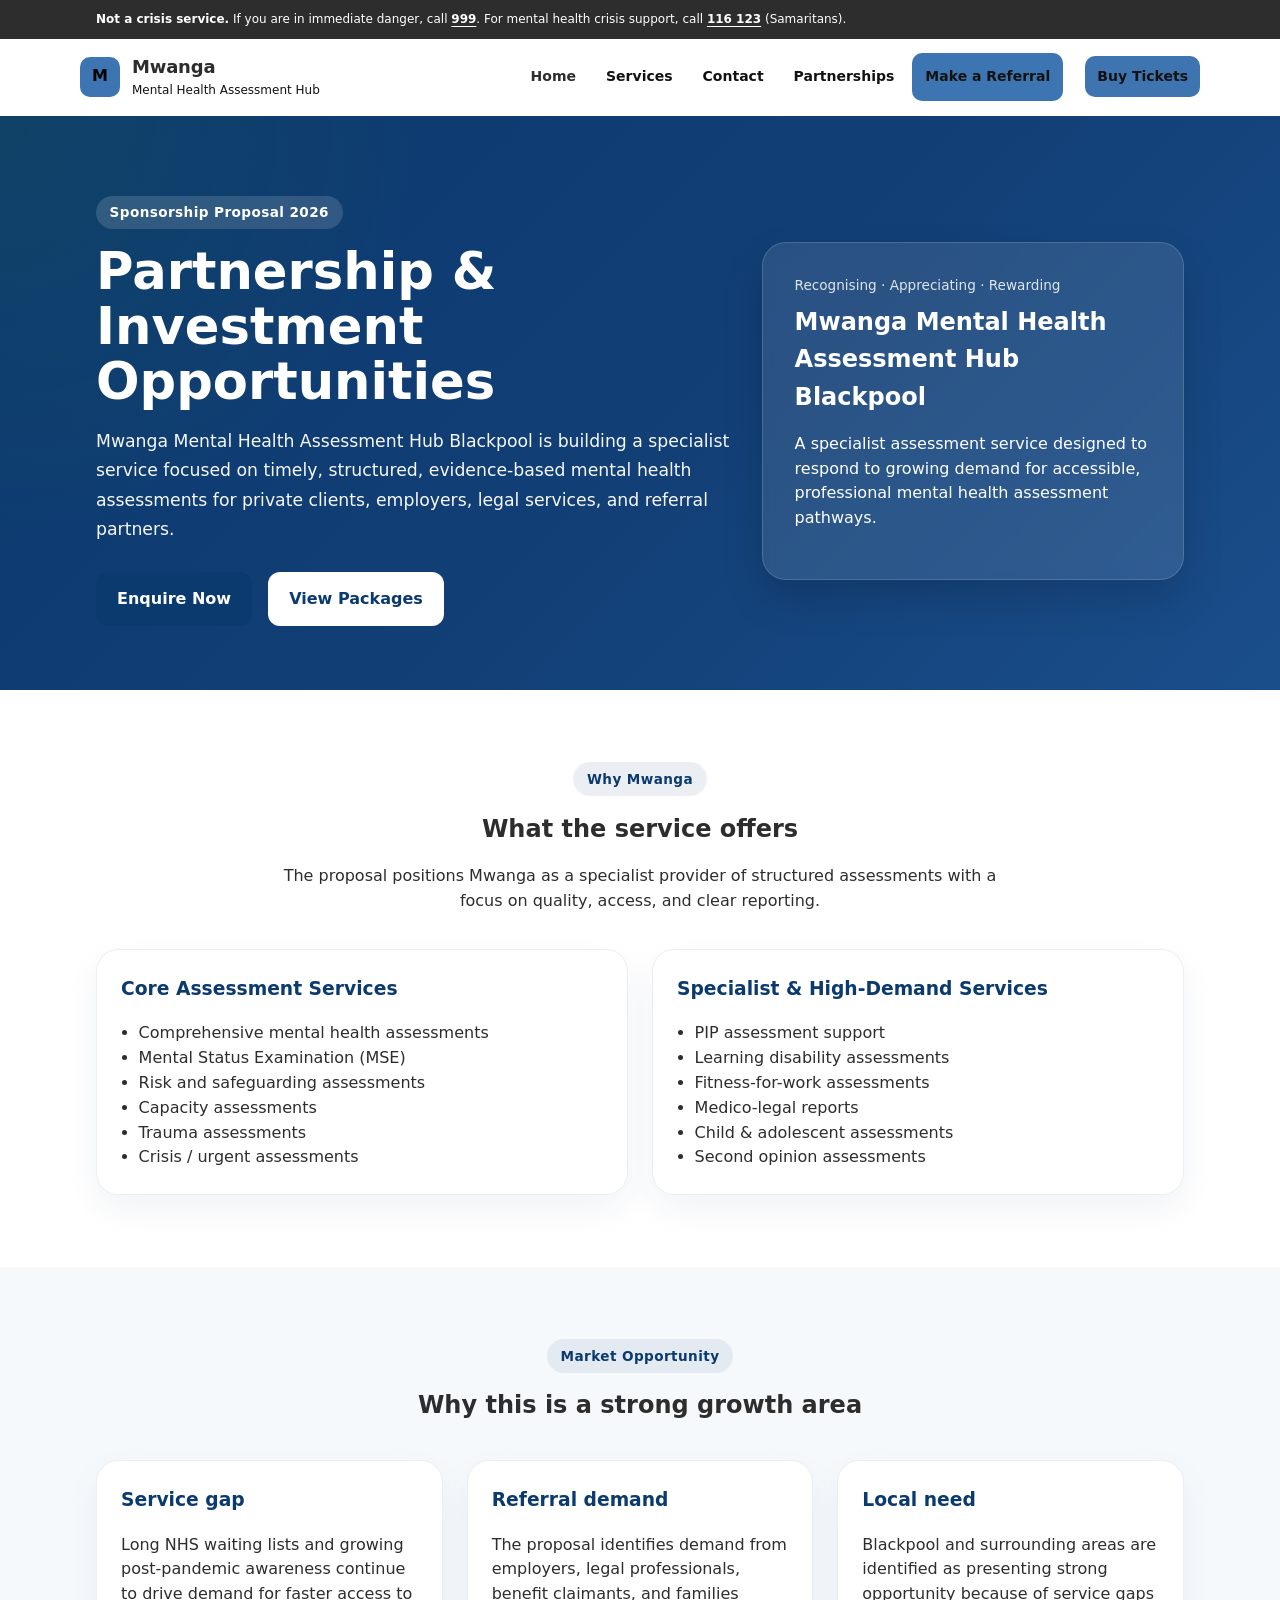
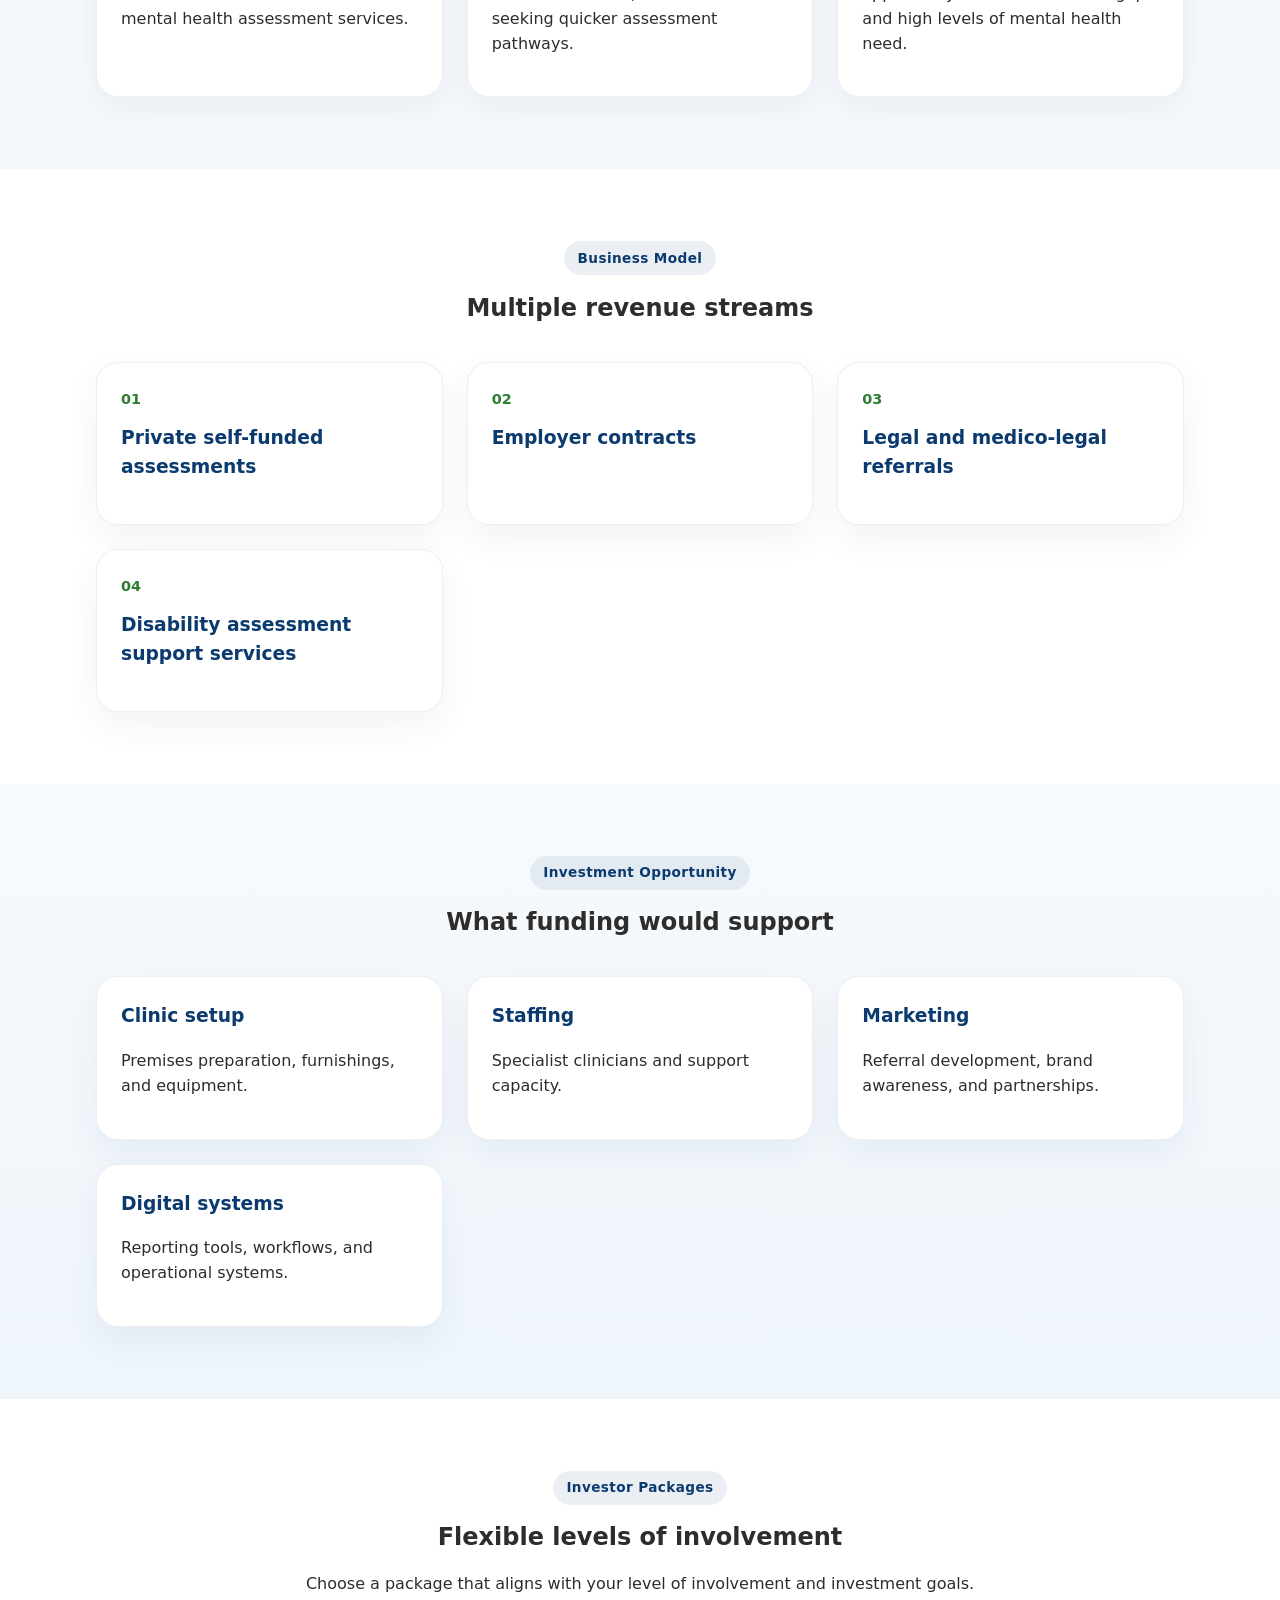
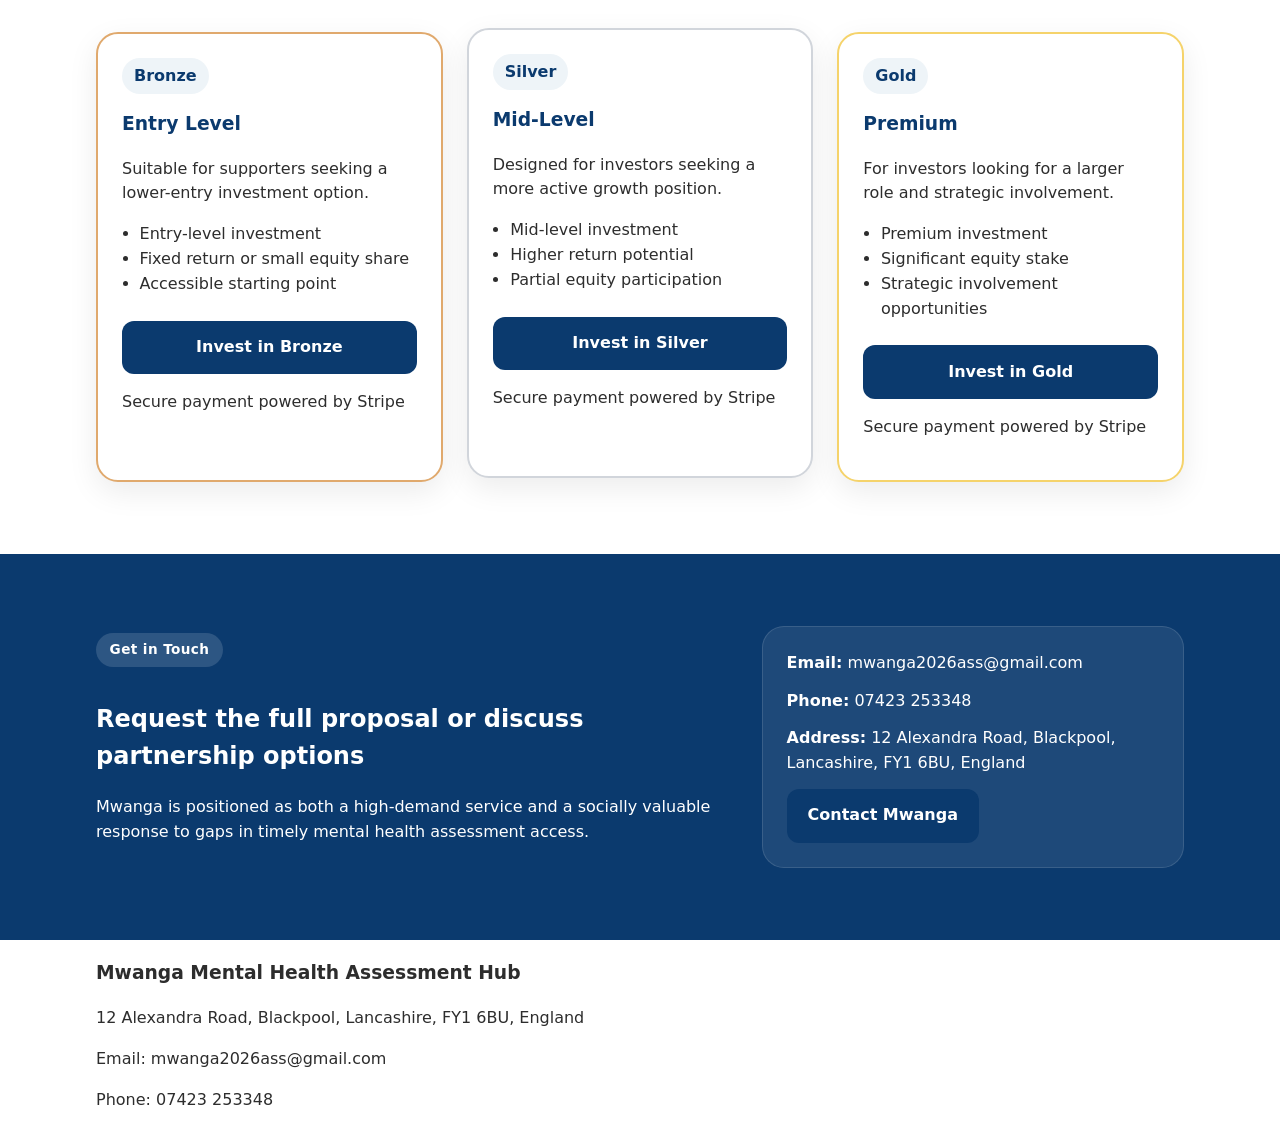
<file: investment.html>
<!doctype html>
<html lang="en-GB">
<head>
  <meta charset="utf-8" />
  <meta name="viewport" content="width=device-width, initial-scale=1" />
  <title>Mwanga Mental Health Assessment Hub | Independent Mental Health Assessments</title>
  <link rel="icon" href="favicon.ico" sizes="any">
  <link rel="icon" href="assets/icon-512.png" type="image/png">
  <link rel="apple-touch-icon" href="assets/icon-180.png">
  <meta name="description" content="Independent, RMN-led mental health assessments. Capacity assessments, best interests, risk assessments, and care planning. Supporting commissioners, solicitors, and care providers across the UK." />
  <meta name="keywords" content="mental health assessment, RMN, capacity assessment, risk assessment, best interests, MCA, care planning, commissioning" />

  <meta property="og:title" content="Mwanga Mental Health Assessment Hub" />
  <meta property="og:description" content="Independent, RMN-led mental health assessments with clear written outcomes." />
  <meta property="og:type" content="website" />
  <meta property="og:locale" content="en_GB" />

  <link rel="stylesheet" href="css/styles.css">

  <script type="application/ld+json">
  {
    "@context": "https://schema.org",
    "@type": "MedicalBusiness",
    "name": "Mwanga Mental Health Assessment Hub",
    "description": "Independent, RMN-led mental health assessments with clear written outcomes in Blackpool, Lancashire.",
    "address": {
      "@type": "PostalAddress",
      "streetAddress": "12 Alexandra Road",
      "addressLocality": "Blackpool",
      "addressRegion": "Lancashire",
      "postalCode": "FY1 6BU",
      "addressCountry": "GB"
    },
    "areaServed": {"@type": "Place", "name": "Blackpool, Lancashire"},
    "sameAs": [
      "https://www.facebook.com/people/Mwanga-Mental-Health-Assessment-Hub-Blackpool/61588089440884/"
    ]
  }
  </script>
</head>
<body>
  <a class="skip-link" href="#main-content">Skip to main content</a>

  <div class="crisis" role="note" aria-label="Crisis information">
    <div class="container">
      <strong>Not a crisis service.</strong>
      <span> If you are in immediate danger, call </span><a href="tel:999">999</a><span>. For mental health crisis support, call </span><a href="tel:116123">116 123</a><span> (Samaritans).</span>
    </div>
  </div>

  <header class="header" role="banner">
    <div class="container header__inner">
      <a class="brand" href="index.html" aria-label="Mwanga home">
        <div class="brand__mark" aria-hidden="true">M</div>
        <div>
          <div class="brand__name">Mwanga</div>
          <div class="brand__tag">Mental Health Assessment Hub</div>
        </div>
      </a>

      <nav class="nav" aria-label="Main navigation">
        <a href="index.html" aria-current="page">Home</a>
        <a href="services.html">Services</a>
        <a href="contact.html">Contact</a>
        <a href="investment.html">Partnerships</a>
        <a class="btn btn--primary" href="referrals.html">Make a Referral</a>
          
        
        <!-- TICKETS -->
        <a
  class="nav-ticket-btn"
  href="https://www.tickettailor.com/events/dredah/2131671"
  target="_blank"
  rel="noopener noreferrer"
>
  Buy Tickets
</a>
      </nav>

      
      <button class="menu-btn" type="button" data-menu-btn aria-label="Open menu" aria-expanded="false">
        <svg viewBox="0 0 24 24" aria-hidden="true"><path d="M4 6h16v2H4zM4 11h16v2H4zM4 16h16v2H4z"/></svg>
      </button>
    </div>

    <div class="mobile" data-mobile-nav>
      <div class="container">
        <div class="stack" role="navigation" aria-label="Mobile navigation">
          <a href="index.html" aria-current="page">Home</a>
          <a href="services.html">Services</a>
          <a href="contact.html">Contact</a>
          <a href="investment.html">Partnerships</a>
          <a class="btn btn--primary" href="referrals.html">Make a Referral</a>

            <!-- TICKETS -->
        <a
  class="nav-ticket-btn"
  href="https://www.tickettailor.com/events/dredah/2131671"
  target="_blank"
  rel="noopener noreferrer"
>
  Buy Tickets
</a>

        </div>
      </div>
    </div>
  </header>


  <main>
    <section class="investment-hero">
      <div class="container investment-hero-grid">
        <div class="investment-hero-copy">
          <span class="eyebrow">Sponsorship Proposal 2026</span>
          <h1>Partnership & Investment Opportunities</h1>
          <p class="lead">
            Mwanga Mental Health Assessment Hub Blackpool is building a specialist service focused on timely,
            structured, evidence-based mental health assessments for private clients, employers, legal services,
            and referral partners.
          </p>
          <div class="hero-actions">
            <a href="contact.html" class="btn btn-primary">Enquire Now</a>
            <a href="#packages" class="btn btn-secondary">View Packages</a>
          </div>
        </div>

        <div class="proposal-card">
          <div class="proposal-card-inner">
            <p class="mini-label">Recognising · Appreciating · Rewarding</p>
            <h2>Mwanga Mental Health Assessment Hub Blackpool</h2>
            <p>
              A specialist assessment service designed to respond to growing demand for accessible,
              professional mental health assessment pathways.
            </p>
          </div>
        </div>
      </div>
    </section>

    <section class="investment-section">
      <div class="container">
        <div class="section-heading">
          <span class="eyebrow">Why Mwanga</span>
          <h2>What the service offers</h2>
          <p>
            The proposal positions Mwanga as a specialist provider of structured assessments with a focus on quality,
            access, and clear reporting.
          </p>
        </div>

        <div class="investment-grid">
          <article class="investment-card">
            <h3>Core Assessment Services</h3>
            <ul>
              <li>Comprehensive mental health assessments</li>
              <li>Mental Status Examination (MSE)</li>
              <li>Risk and safeguarding assessments</li>
              <li>Capacity assessments</li>
              <li>Trauma assessments</li>
              <li>Crisis / urgent assessments</li>
            </ul>
          </article>

          <article class="investment-card">
            <h3>Specialist & High-Demand Services</h3>
            <ul>
              <li>PIP assessment support</li>
              <li>Learning disability assessments</li>
              <li>Fitness-for-work assessments</li>
              <li>Medico-legal reports</li>
              <li>Child & adolescent assessments</li>
              <li>Second opinion assessments</li>
            </ul>
          </article>
        </div>
      </div>
    </section>

    <section class="investment-section investment-section-alt">
      <div class="container">
        <div class="section-heading">
          <span class="eyebrow">Market Opportunity</span>
          <h2>Why this is a strong growth area</h2>
        </div>

        <div class="opportunity-grid">
          <div class="opportunity-box">
            <h3>Service gap</h3>
            <p>
              Long NHS waiting lists and growing post-pandemic awareness continue to drive demand for faster access
              to mental health assessment services.
            </p>
          </div>

          <div class="opportunity-box">
            <h3>Referral demand</h3>
            <p>
              The proposal identifies demand from employers, legal professionals, benefit claimants,
              and families seeking quicker assessment pathways.
            </p>
          </div>

          <div class="opportunity-box">
            <h3>Local need</h3>
            <p>
              Blackpool and surrounding areas are identified as presenting strong opportunity because of service gaps
              and high levels of mental health need.
            </p>
          </div>
        </div>
      </div>
    </section>

    <section class="investment-section">
      <div class="container">
        <div class="section-heading">
          <span class="eyebrow">Business Model</span>
          <h2>Multiple revenue streams</h2>
        </div>

        <div class="revenue-grid">
          <div class="revenue-item">
            <span class="revenue-number">01</span>
            <h3>Private self-funded assessments</h3>
          </div>
          <div class="revenue-item">
            <span class="revenue-number">02</span>
            <h3>Employer contracts</h3>
          </div>
          <div class="revenue-item">
            <span class="revenue-number">03</span>
            <h3>Legal and medico-legal referrals</h3>
          </div>
          <div class="revenue-item">
            <span class="revenue-number">04</span>
            <h3>Disability assessment support services</h3>
          </div>
        </div>
      </div>
    </section>

    <section class="investment-section funding-band">
      <div class="container">
        <div class="section-heading">
          <span class="eyebrow">Investment Opportunity</span>
          <h2>What funding would support</h2>
        </div>

        <div class="funding-grid">
          <div class="funding-card">
            <h3>Clinic setup</h3>
            <p>Premises preparation, furnishings, and equipment.</p>
          </div>
          <div class="funding-card">
            <h3>Staffing</h3>
            <p>Specialist clinicians and support capacity.</p>
          </div>
          <div class="funding-card">
            <h3>Marketing</h3>
            <p>Referral development, brand awareness, and partnerships.</p>
          </div>
          <div class="funding-card">
            <h3>Digital systems</h3>
            <p>Reporting tools, workflows, and operational systems.</p>
          </div>
        </div>
      </div>
    </section>

    <section id="packages" class="investment-section">
  <div class="container">
    <div class="section-heading">
      <span class="eyebrow">Investor Packages</span>
      <h2>Flexible levels of involvement</h2>
      <p>
        Choose a package that aligns with your level of involvement and investment goals.
      </p>
    </div>

    <div class="packages-grid">

      <!-- BRONZE -->
      <article class="package-card bronze">
        <span class="package-label">Bronze</span>
        <h3>Entry Level</h3>
        <p>Suitable for supporters seeking a lower-entry investment option.</p>

        <ul>
          <li>Entry-level investment</li>
          <li>Fixed return or small equity share</li>
          <li>Accessible starting point</li>
        </ul>

        <a href="https://buy.stripe.com/eVq3cx64NbC8g9ad9i7Vm05"
           target="_blank"
           class="btn btn-primary package-btn">
           Invest in Bronze
        </a>
        <p class="package-note">Secure payment powered by Stripe</p>
      </article>

      <!-- SILVER -->
      <article class="package-card featured">
        <span class="package-label">Silver</span>
        <h3>Mid-Level</h3>
        <p>Designed for investors seeking a more active growth position.</p>

        <ul>
          <li>Mid-level investment</li>
          <li>Higher return potential</li>
          <li>Partial equity participation</li>
        </ul>

        <a href="https://buy.stripe.com/4gM5kF0Kt9u0aOQfhq7Vm03"
           target="_blank"
           class="btn btn-primary package-btn">
           Invest in Silver
        </a>
        <p class="package-note">Secure payment powered by Stripe</p>
      </article>

      <!-- GOLD -->
      <article class="package-card gold">
        <span class="package-label">Gold</span>
        <h3>Premium</h3>
        <p>For investors looking for a larger role and strategic involvement.</p>

        <ul>
          <li>Premium investment</li>
          <li>Significant equity stake</li>
          <li>Strategic involvement opportunities</li>
        </ul>

        <a href="https://buy.stripe.com/dRm8wRbp749G9KM3yI7Vm04"
           target="_blank"
           class="btn btn-primary package-btn gold-btn">
           Invest in Gold
        </a>
        <p class="package-note">Secure payment powered by Stripe</p>
      </article>

    </div>
  </div>
</section>

    <section class="investment-section investment-cta-band">
      <div class="container investment-cta-inner">
        <div>
          <span class="eyebrow">Get in Touch</span>
          <h2>Request the full proposal or discuss partnership options</h2>
          <p>
            Mwanga is positioned as both a high-demand service and a socially valuable response to gaps
            in timely mental health assessment access.
          </p>
        </div>

        <div class="cta-details">
          <p><strong>Email:</strong> mwanga2026ass@gmail.com</p>
          <p><strong>Phone:</strong> 07423 253348</p>
          <p><strong>Address:</strong> 12 Alexandra Road, Blackpool, Lancashire, FY1 6BU, England</p>
          <a href="contact.html" class="btn btn-primary">Contact Mwanga</a>
        </div>
      </div>
    </section>
  </main>

  <footer class="site-footer">
    <div class="container footer-grid">
      <div>
        <h3>Mwanga Mental Health Assessment Hub</h3>
        <p>12 Alexandra Road, Blackpool, Lancashire, FY1 6BU, England</p>
      </div>
      <div>
        <p>Email: mwanga2026ass@gmail.com</p>
        <p>Phone: 07423 253348</p>
      </div>
    </div>
  </footer>
</body>
</html>
</file>
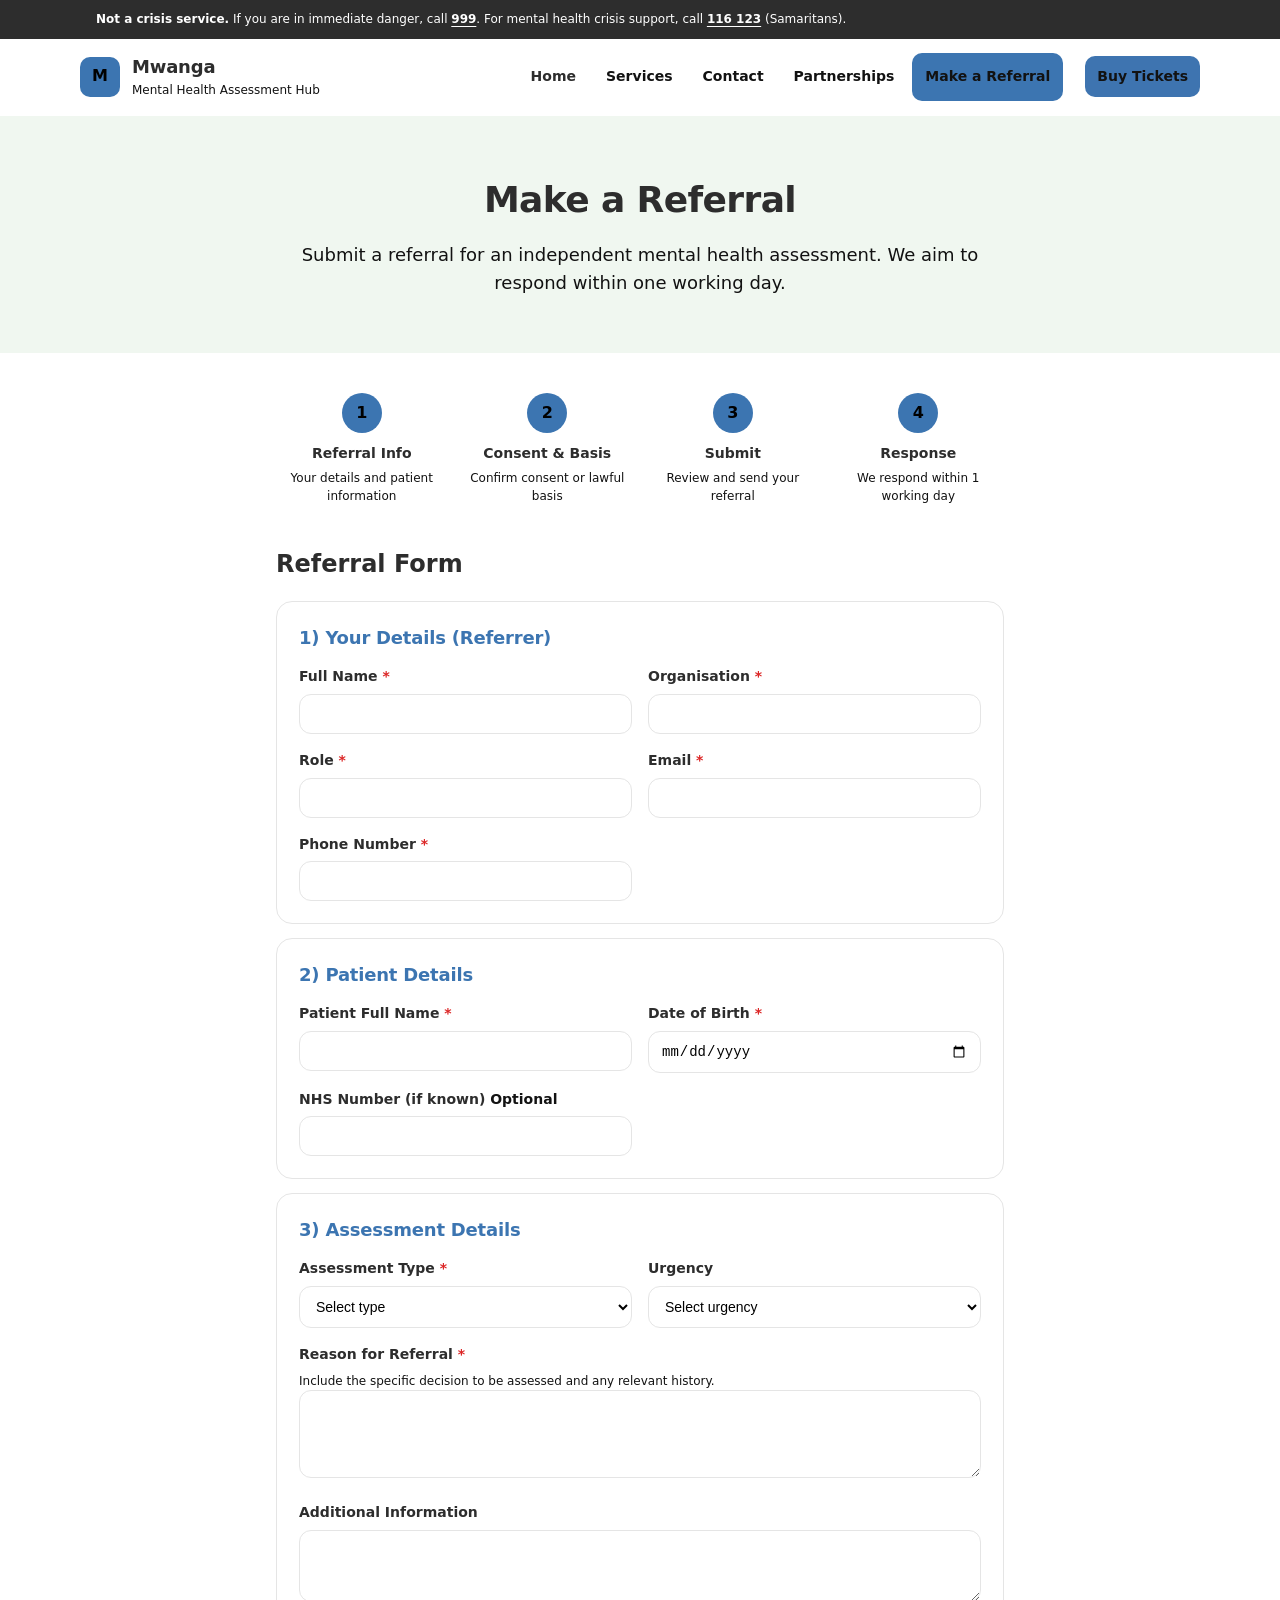
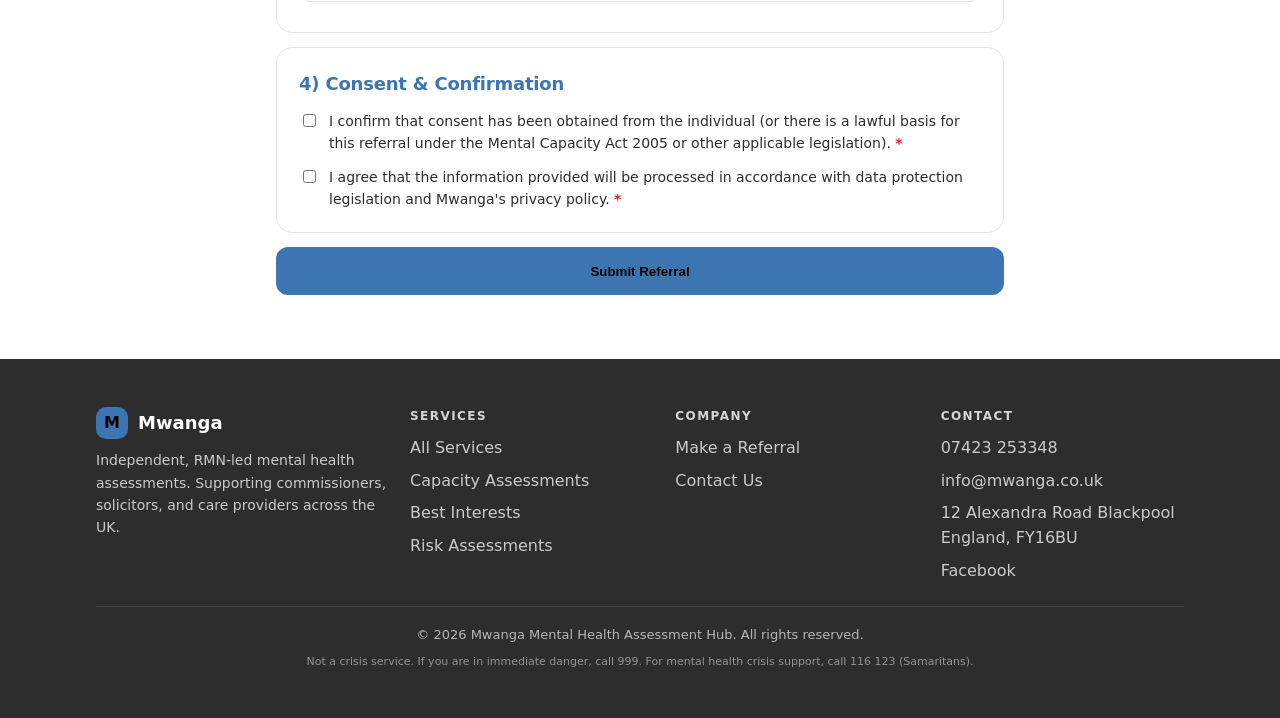
<file: referrals.html>
<!doctype html>
<html lang="en-GB">
<head>
  <meta charset="utf-8" />
  <meta name="viewport" content="width=device-width, initial-scale=1" />
  <title>Make a Referral | Mwanga Mental Health Assessment Hub</title>
  <link rel="icon" href="favicon.ico" sizes="any">
  <link rel="icon" href="assets/icon-512.png" type="image/png">
  <link rel="apple-touch-icon" href="assets/icon-180.png">
  <meta name="description" content="Submit a referral for an independent mental health assessment. We aim to respond within one working day." />
  <link rel="stylesheet" href="css/styles.css" />
</head>
<body>
  <a class="skip-link" href="#main-content">Skip to main content</a>

  <div class="crisis" role="note" aria-label="Crisis information">
    <div class="container">
      <strong>Not a crisis service.</strong>
      <span> If you are in immediate danger, call </span><a href="tel:999">999</a><span>. For mental health crisis support, call </span><a href="tel:116123">116 123</a><span> (Samaritans).</span>
    </div>
  </div>

  <header class="header" role="banner">
    <div class="container header__inner">
      <a class="brand" href="index.html" aria-label="Mwanga home">
        <div class="brand__mark" aria-hidden="true">M</div>
        <div>
          <div class="brand__name">Mwanga</div>
          <div class="brand__tag">Mental Health Assessment Hub</div>
        </div>
      </a>

      <nav class="nav" aria-label="Main navigation">
        <a href="index.html" aria-current="page">Home</a>
        <a href="services.html">Services</a>
        <a href="contact.html">Contact</a>
        <a href="investment.html">Partnerships</a>
        <a class="btn btn--primary" href="referrals.html">Make a Referral</a>
          
        
        <!-- TICKETS -->
        <a
  class="nav-ticket-btn"
  href="https://www.tickettailor.com/events/dredah/2131671"
  target="_blank"
  rel="noopener noreferrer"
>
  Buy Tickets
</a>

      </nav>

      <button class="menu-btn" type="button" data-menu-btn aria-label="Open menu" aria-expanded="false">
        <svg viewBox="0 0 24 24" aria-hidden="true"><path d="M4 6h16v2H4zM4 11h16v2H4zM4 16h16v2H4z"/></svg>
      </button>
    </div>

    <div class="mobile" data-mobile-nav>
      <div class="container">
        <div class="stack" role="navigation" aria-label="Mobile navigation">
          <a href="index.html" aria-current="page">Home</a>
          <a href="services.html">Services</a>
          <a href="contact.html">Contact</a>
          <a href="investment.html">Partnerships</a>
          <a class="btn btn--primary" href="referrals.html">Make a Referral</a>

            <!-- TICKETS -->
        <a
  class="nav-ticket-btn"
  href="https://www.tickettailor.com/events/dredah/2131671"
  target="_blank"
  rel="noopener noreferrer"
>
  Buy Tickets
</a>

        </div>
      </div>
    </div>
  </header>

  <main id="main-content">
    <section class="section section--secondary pagehead">
      <div class="container center">
        <h1>Make a Referral</h1>
        <p>Submit a referral for an independent mental health assessment. We aim to respond within one working day.</p>
      </div>
    </section>

    <section class="section section--tight">
      <div class="container" style="max-width:760px">
        <div class="steps" aria-label="Referral steps">
          <div class="step"><div class="step__num">1</div><div class="step__title">Referral Info</div><div class="step__desc">Your details and patient information</div></div>
          <div class="step"><div class="step__num">2</div><div class="step__title">Consent &amp; Basis</div><div class="step__desc">Confirm consent or lawful basis</div></div>
          <div class="step"><div class="step__num">3</div><div class="step__title">Submit</div><div class="step__desc">Review and send your referral</div></div>
          <div class="step"><div class="step__num">4</div><div class="step__title">Response</div><div class="step__desc">We respond within 1 working day</div></div>
        </div>
      </div>
    </section>

    <section class="section" style="padding-top:0">
      <div class="container" style="max-width:760px">
        <h2 style="margin:0">Referral Form</h2>

        <form class="form" data-mailto-form data-mailto-to="info@mwanga.co.uk" data-mailto-subject="Referral" style="margin-top:18px">
          <!-- Section 1 -->
          <div class="card">
            <h3 style="margin:0;color:var(--primary)">1) Your Details (Referrer)</h3>
            <div class="grid grid--2" style="margin-top:14px">
              <div class="field">
                <label for="fullName">Full Name <span class="req">*</span></label>
                <input id="fullName" name="fullName" type="text" required data-mailto data-mailto-label="Name" />
              </div>
              <div class="field">
                <label for="organisation">Organisation <span class="req">*</span></label>
                <input id="organisation" name="organisation" type="text" required data-mailto data-mailto-label="Organisation" />
              </div>
              <div class="field">
                <label for="role">Role <span class="req">*</span></label>
                <input id="role" name="role" type="text" required data-mailto data-mailto-label="Role" />
              </div>
              <div class="field">
                <label for="email">Email <span class="req">*</span></label>
                <input id="email" name="email" type="email" required data-mailto data-mailto-label="Email" />
              </div>
              <div class="field">
                <label for="phone">Phone Number <span class="req">*</span></label>
                <input id="phone" name="phone" type="tel" required data-mailto data-mailto-label="Phone" />
              </div>
            </div>
          </div>

          <!-- Section 2 -->
          <div class="card">
            <h3 style="margin:0;color:var(--primary)">2) Patient Details</h3>
            <div class="grid grid--2" style="margin-top:14px">
              <div class="field">
                <label for="patientName">Patient Full Name <span class="req">*</span></label>
                <input id="patientName" name="patientName" type="text" required data-mailto data-mailto-label="Patient Name" />
              </div>
              <div class="field">
                <label for="dob">Date of Birth <span class="req">*</span></label>
                <input id="dob" name="dob" type="date" required data-mailto data-mailto-label="Date of Birth" />
              </div>
              <div class="field">
                <label for="nhsNumber">NHS Number (if known) <span class="muted" style="font-weight:600">Optional</span></label>
                <input id="nhsNumber" name="nhsNumber" type="text" data-mailto data-mailto-label="NHS Number" />
              </div>
            </div>
          </div>

          <!-- Section 3 -->
          <div class="card">
            <h3 style="margin:0;color:var(--primary)">3) Assessment Details</h3>
            <div class="grid grid--2" style="margin-top:14px">
              <div class="field">
                <label for="assessmentType">Assessment Type <span class="req">*</span></label>
                <select id="assessmentType" name="assessmentType" required data-mailto data-mailto-label="Assessment Type">
                  <option value="">Select type</option>
                  <option>Mental Capacity Assessment</option>
                  <option>Best Interests Assessment</option>
                  <option>Mental Health Assessment</option>
                  <option>Risk Assessment</option>
                </select>
              </div>
              <div class="field">
                <label for="urgency">Urgency</label>
                <select id="urgency" name="urgency" data-mailto data-mailto-label="Urgency">
                  <option value="">Select urgency</option>
                  <option>Routine</option>
                  <option>Urgent</option>
                  <option>Emergency</option>
                </select>
              </div>
              <div class="field" style="grid-column:1 / -1">
                <label for="reason">Reason for Referral <span class="req">*</span></label>
                <div class="help">Include the specific decision to be assessed and any relevant history.</div>
                <textarea id="reason" name="reason" rows="4" required data-mailto data-mailto-label="Reason"></textarea>
              </div>
              <div class="field" style="grid-column:1 / -1">
                <label for="additionalInfo">Additional Information</label>
                <textarea id="additionalInfo" name="additionalInfo" rows="3" data-mailto data-mailto-label="Additional Info"></textarea>
              </div>
            </div>
          </div>

          <!-- Section 4 -->
          <div class="card">
            <h3 style="margin:0;color:var(--primary)">4) Consent &amp; Confirmation</h3>
            <div style="margin-top:14px;display:flex;flex-direction:column;gap:12px">
              <label class="checkbox">
                <input type="checkbox" name="consentConfirmed" required data-mailto data-mailto-label="Consent confirmed" />
                <span>I confirm that consent has been obtained from the individual (or there is a lawful basis for this referral under the Mental Capacity Act 2005 or other applicable legislation). <span class="req">*</span></span>
              </label>
              <label class="checkbox">
                <input type="checkbox" name="dataProtection" required data-mailto data-mailto-label="Data protection agreed" />
                <span>I agree that the information provided will be processed in accordance with data protection legislation and Mwanga's privacy policy. <span class="req">*</span></span>
              </label>
            </div>
          </div>

          <button class="btn btn--primary" type="submit" style="width:100%">Submit Referral</button>
        </form>
      </div>
    </section>
  </main>

  <footer class="footer" role="contentinfo">
    <div class="container">
      <div class="footer__grid">
        <div>
          <div style="display:flex;align-items:center;gap:10px">
            <div class="brand__mark" style="width:32px;height:32px;border-radius:10px">M</div>
            <div style="font-weight:900;font-size:18px">Mwanga</div>
          </div>
          <p>Independent, RMN-led mental health assessments. Supporting commissioners, solicitors, and care providers across the UK.</p>
        </div>

        <div>
          <h4>Services</h4>
          <ul>
            <li><a href="services.html">All Services</a></li>
            <li><a href="services.html#capacity">Capacity Assessments</a></li>
            <li><a href="services.html#best-interests">Best Interests</a></li>
            <li><a href="services.html#risk">Risk Assessments</a></li>
          </ul>
        </div>

        <div>
          <h4>Company</h4>
          <ul>
            <li><a href="referrals.html">Make a Referral</a></li>
            <li><a href="contact.html">Contact Us</a></li>
          </ul>
        </div>

        <div>
          <h4>Contact</h4>
          <ul>
            <li><a href="tel:07423253348">07423 253348</a></li>
            <li><a href="mailto:info@mwanga.co.uk">info@mwanga.co.uk</a></li>
            <li><span style="opacity:.75">12 Alexandra Road Blackpool England, FY16BU</span></li>
            <li>
              <a target="_blank" rel="noopener noreferrer" href="https://www.facebook.com/people/Mwanga-Mental-Health-Assessment-Hub-Blackpool/61588089440884/?mibextid=wwXIfr&rdid=ek3K7pGIb8u2QrM5&share_url=https%3A%2F%2Fwww.facebook.com%2Fshare%2F1C7jdo4sgL%2F%3Fmibextid%3DwwXIfr">Facebook</a>
            </li>
          </ul>
        </div>
      </div>

      <div class="footer__bottom">
        <div>© 2026 Mwanga Mental Health Assessment Hub. All rights reserved.</div>
        <small>Not a crisis service. If you are in immediate danger, call 999. For mental health crisis support, call 116 123 (Samaritans).</small>
      </div>
    </div>
  </footer>

  <div class="bottom-bar" aria-label="Mobile quick actions">
    <a href="referrals.html" aria-label="Refer">
      <svg viewBox="0 0 24 24" aria-hidden="true"><path d="M6 2h9l3 3v17H6V2zm9 1v3h3M8 11h8v2H8v-2zm0 4h8v2H8v-2z"/></svg>
      Refer
    </a>
    <a href="tel:07423253348" aria-label="Call">
      <svg viewBox="0 0 24 24" aria-hidden="true"><path d="M6.6 10.8c1.4 2.8 3.8 5.2 6.6 6.6l2.2-2.2c.3-.3.8-.4 1.2-.2 1 .4 2 .6 3.1.6.7 0 1.3.6 1.3 1.3V21c0 .7-.6 1.3-1.3 1.3C10.1 22.3 1.7 13.9 1.7 3.3 1.7 2.6 2.3 2 3 2h3.6c.7 0 1.3.6 1.3 1.3 0 1.1.2 2.1.6 3.1.1.4 0 .9-.2 1.2l-2.7 3.2z"/></svg>
      Call
    </a>
  </div>

  <button class="to-top" type="button" data-to-top aria-label="Back to top">
    <svg viewBox="0 0 24 24" aria-hidden="true"><path d="M12 5l7 7-1.4 1.4L13 8.8V20h-2V8.8L6.4 13.4 5 12l7-7z"/></svg>
  </button>

  <script src="js/main.js"></script>
</body>
</html>
</file>
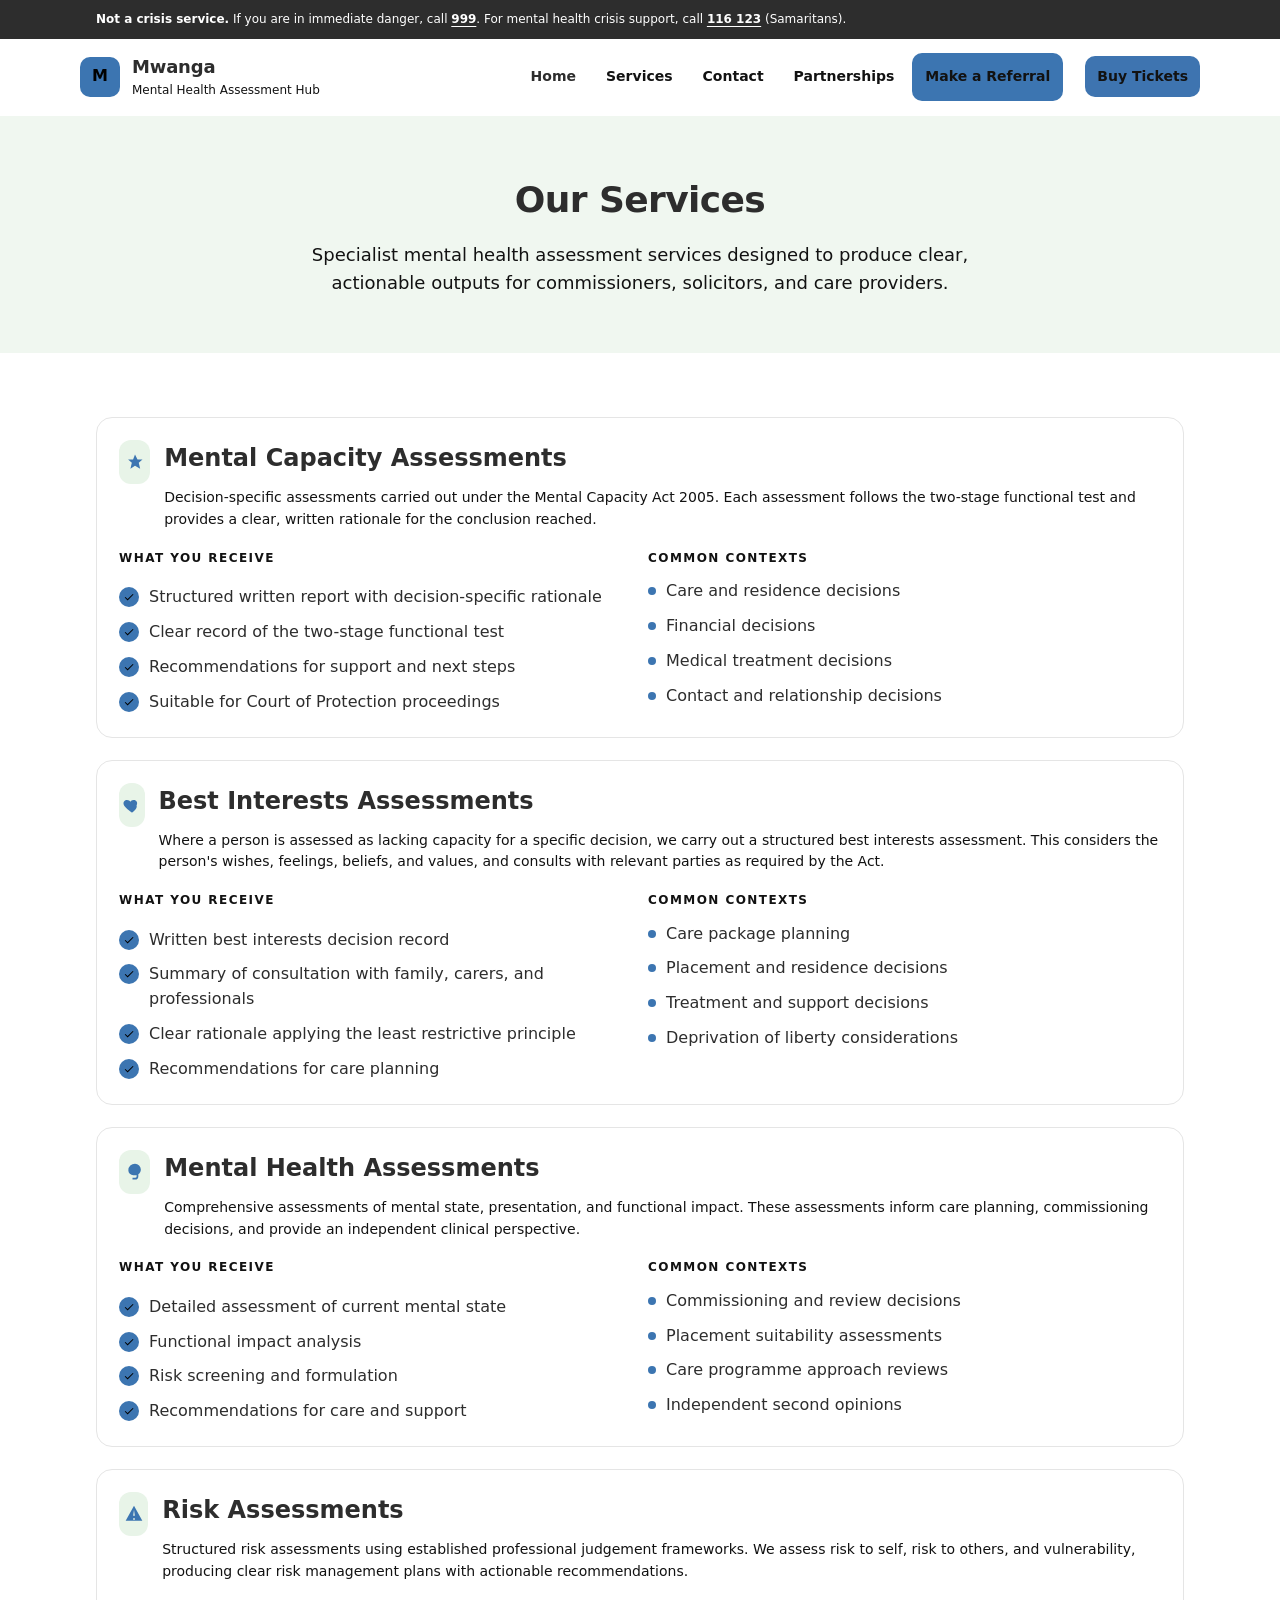
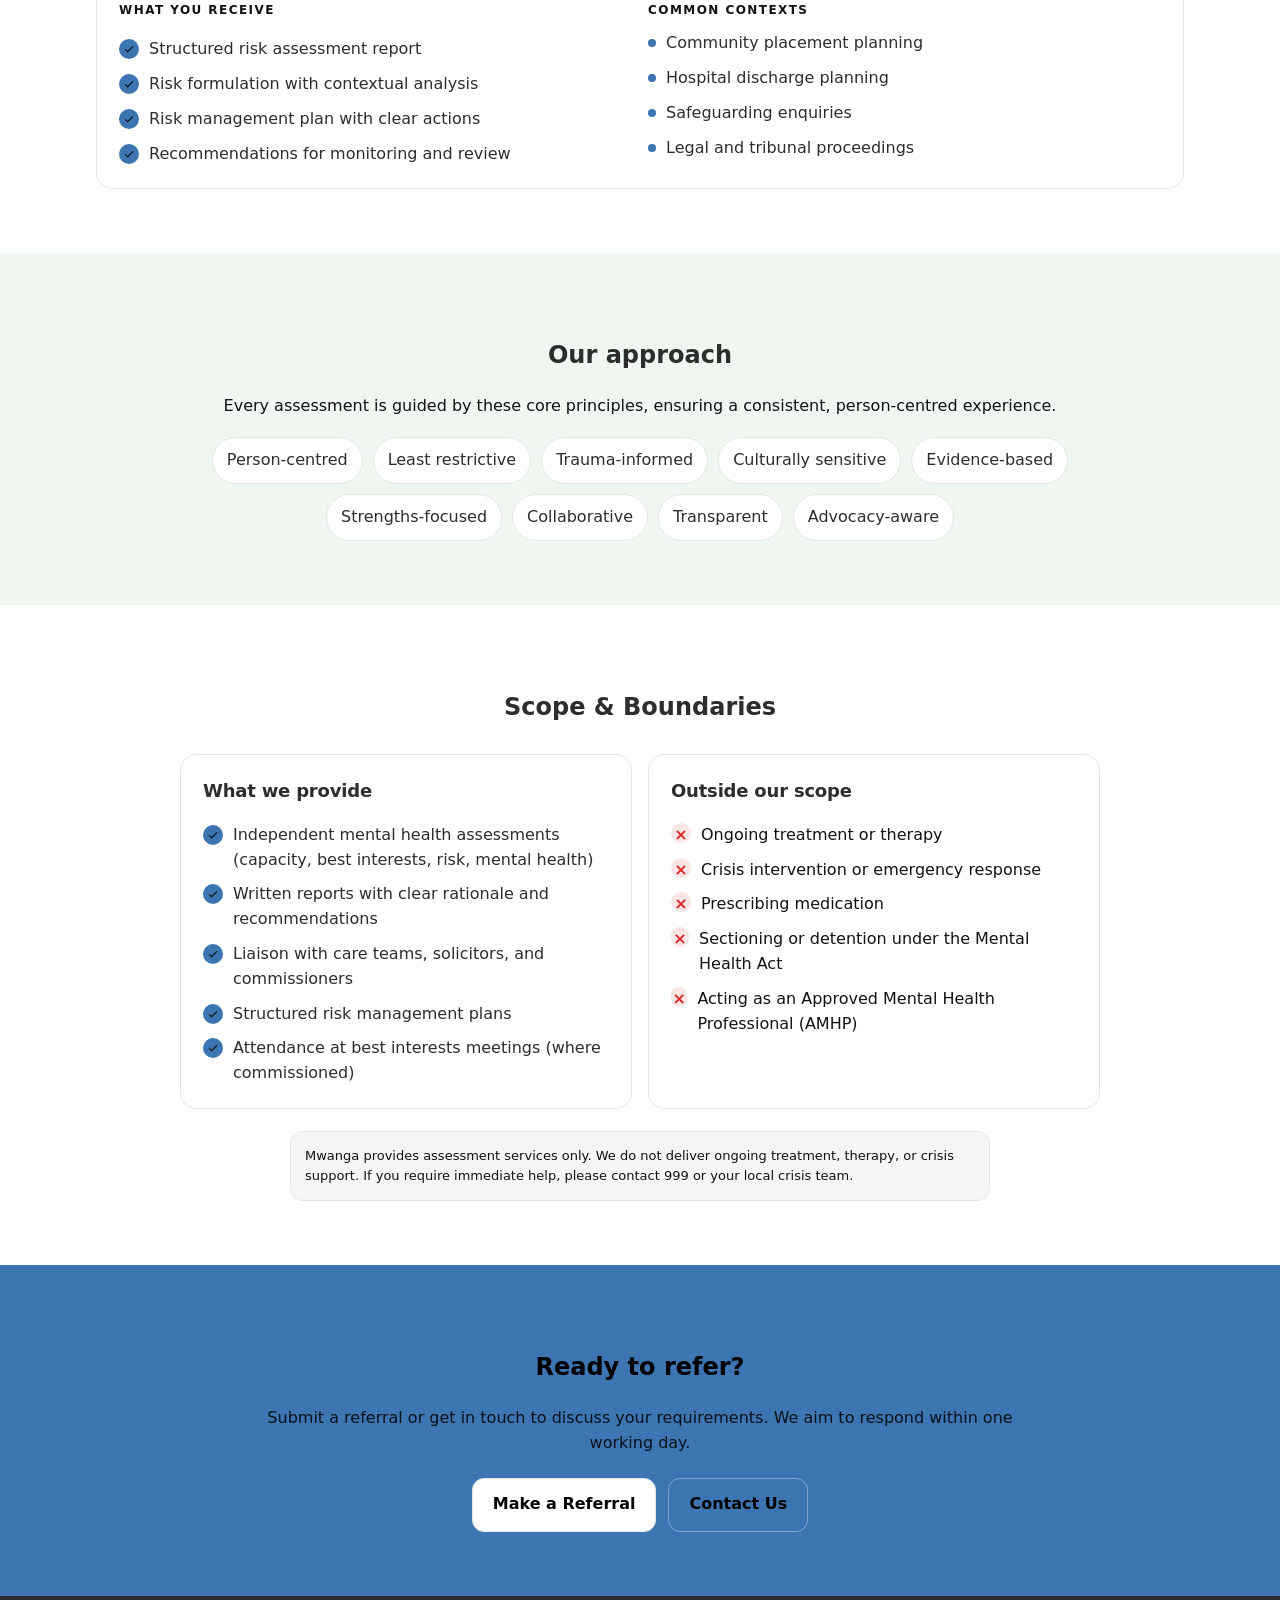
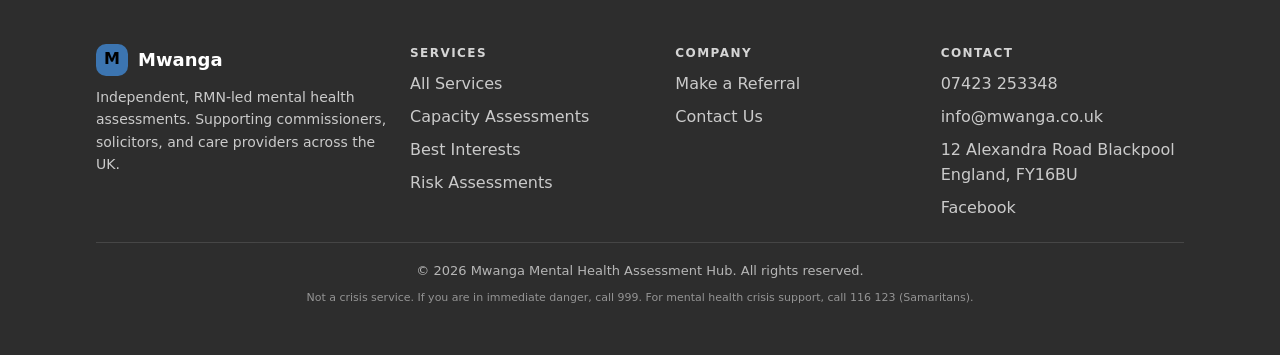
<file: services.html>
<!doctype html>
<html lang="en-GB">
<head>
  <meta charset="utf-8" />
  <meta name="viewport" content="width=device-width, initial-scale=1" />
  <title>Our Services | Mwanga Mental Health Assessment Hub</title>
  <link rel="icon" href="favicon.ico" sizes="any">
  <link rel="icon" href="assets/icon-512.png" type="image/png">
  <link rel="apple-touch-icon" href="assets/icon-180.png">
  <meta name="description" content="Specialist mental health assessment services designed to produce clear, actionable outputs for commissioners, solicitors, and care providers." />
  <link rel="stylesheet" href="css/styles.css" />
</head>
<body>
  <a class="skip-link" href="#main-content">Skip to main content</a>

  <div class="crisis" role="note" aria-label="Crisis information">
    <div class="container">
      <strong>Not a crisis service.</strong>
      <span> If you are in immediate danger, call </span><a href="tel:999">999</a><span>. For mental health crisis support, call </span><a href="tel:116123">116 123</a><span> (Samaritans).</span>
    </div>
  </div>

  <header class="header" role="banner">
    <div class="container header__inner">
      <a class="brand" href="index.html" aria-label="Mwanga home">
        <div class="brand__mark" aria-hidden="true">M</div>
        <div>
          <div class="brand__name">Mwanga</div>
          <div class="brand__tag">Mental Health Assessment Hub</div>
        </div>
      </a>

      <nav class="nav" aria-label="Main navigation">
        <a href="index.html" aria-current="page">Home</a>
        <a href="services.html">Services</a>
        <a href="contact.html">Contact</a>
        <a href="investment.html">Partnerships</a>
        <a class="btn btn--primary" href="referrals.html">Make a Referral</a>
          
        
        <!-- TICKETS -->
        <a
  class="nav-ticket-btn"
  href="https://www.tickettailor.com/events/dredah/2131671"
  target="_blank"
  rel="noopener noreferrer"
>
  Buy Tickets
</a>

      </nav>

      <button class="menu-btn" type="button" data-menu-btn aria-label="Open menu" aria-expanded="false">
        <svg viewBox="0 0 24 24" aria-hidden="true"><path d="M4 6h16v2H4zM4 11h16v2H4zM4 16h16v2H4z"/></svg>
      </button>
    </div>

    <div class="mobile" data-mobile-nav>
      <div class="container">
        <div class="stack" role="navigation" aria-label="Mobile navigation">
          <a href="index.html" aria-current="page">Home</a>
          <a href="services.html">Services</a>
          <a href="contact.html">Contact</a>
          <a href="investment.html">Partnerships</a>
          <a class="btn btn--primary" href="referrals.html">Make a Referral</a>

            <!-- TICKETS -->
        <a
  class="nav-ticket-btn"
  href="https://www.tickettailor.com/events/dredah/2131671"
  target="_blank"
  rel="noopener noreferrer"
>
  Buy Tickets
</a>

        </div>
      </div>
    </div>
  </header>

  <main id="main-content">
    <section class="section section--secondary pagehead">
      <div class="container center">
        <h1>Our Services</h1>
        <p>Specialist mental health assessment services designed to produce clear, actionable outputs for commissioners, solicitors, and care providers.</p>
      </div>
    </section>

    <section class="section">
      <div class="container">
        <div class="grid" style="gap:22px">

          <article class="card" id="capacity">
            <div style="display:flex;gap:14px;align-items:flex-start">
              <div class="icon" aria-hidden="true" style="margin:0">
                <svg viewBox="0 0 24 24"><path d="M12 3l3 6h6l-4.5 4 1.7 7-6.2-3.6L6.5 20 8.2 13 3.7 9h6z"/></svg>
              </div>
              <div>
                <h2 style="margin:0">Mental Capacity Assessments</h2>
                <p class="muted" style="margin:10px 0 0">Decision-specific assessments carried out under the Mental Capacity Act 2005. Each assessment follows the two-stage functional test and provides a clear, written rationale for the conclusion reached.</p>
              </div>
            </div>

            <div class="grid grid--2" style="margin-top:18px">
              <div>
                <h3 style="margin:0;font-size:12px;letter-spacing:.12em;text-transform:uppercase" class="muted">What you receive</h3>
                <ul class="ticklist">
                  <li><span class="tick" aria-hidden="true"><svg viewBox="0 0 24 24"><path d="M9.2 16.2L4.8 11.8 3.4 13.2l5.8 5.8L21 7.2 19.6 5.8z"/></svg></span><span>Structured written report with decision-specific rationale</span></li>
                  <li><span class="tick" aria-hidden="true"><svg viewBox="0 0 24 24"><path d="M9.2 16.2L4.8 11.8 3.4 13.2l5.8 5.8L21 7.2 19.6 5.8z"/></svg></span><span>Clear record of the two-stage functional test</span></li>
                  <li><span class="tick" aria-hidden="true"><svg viewBox="0 0 24 24"><path d="M9.2 16.2L4.8 11.8 3.4 13.2l5.8 5.8L21 7.2 19.6 5.8z"/></svg></span><span>Recommendations for support and next steps</span></li>
                  <li><span class="tick" aria-hidden="true"><svg viewBox="0 0 24 24"><path d="M9.2 16.2L4.8 11.8 3.4 13.2l5.8 5.8L21 7.2 19.6 5.8z"/></svg></span><span>Suitable for Court of Protection proceedings</span></li>
                </ul>
              </div>
              <div>
                <h3 style="margin:0;font-size:12px;letter-spacing:.12em;text-transform:uppercase" class="muted">Common contexts</h3>
                <ul class="ticklist" style="margin-top:12px">
                  <li><span aria-hidden="true" style="width:8px;height:8px;background:var(--primary);border-radius:999px;margin-top:8px"></span><span>Care and residence decisions</span></li>
                  <li><span aria-hidden="true" style="width:8px;height:8px;background:var(--primary);border-radius:999px;margin-top:8px"></span><span>Financial decisions</span></li>
                  <li><span aria-hidden="true" style="width:8px;height:8px;background:var(--primary);border-radius:999px;margin-top:8px"></span><span>Medical treatment decisions</span></li>
                  <li><span aria-hidden="true" style="width:8px;height:8px;background:var(--primary);border-radius:999px;margin-top:8px"></span><span>Contact and relationship decisions</span></li>
                </ul>
              </div>
            </div>
          </article>

          <article class="card" id="best-interests">
            <div style="display:flex;gap:14px;align-items:flex-start">
              <div class="icon" aria-hidden="true" style="margin:0">
                <svg viewBox="0 0 24 24"><path d="M12 21s-7-4.4-9.5-8.5C.7 9.1 2.6 6 6 6c2 0 3.2 1 4 2 0 0 1.5-2 4-2 3.4 0 5.3 3.1 3.5 6.5C19 16.6 12 21 12 21z"/></svg>
              </div>
              <div>
                <h2 style="margin:0">Best Interests Assessments</h2>
                <p class="muted" style="margin:10px 0 0">Where a person is assessed as lacking capacity for a specific decision, we carry out a structured best interests assessment. This considers the person's wishes, feelings, beliefs, and values, and consults with relevant parties as required by the Act.</p>
              </div>
            </div>

            <div class="grid grid--2" style="margin-top:18px">
              <div>
                <h3 style="margin:0;font-size:12px;letter-spacing:.12em;text-transform:uppercase" class="muted">What you receive</h3>
                <ul class="ticklist">
                  <li><span class="tick" aria-hidden="true"><svg viewBox="0 0 24 24"><path d="M9.2 16.2L4.8 11.8 3.4 13.2l5.8 5.8L21 7.2 19.6 5.8z"/></svg></span><span>Written best interests decision record</span></li>
                  <li><span class="tick" aria-hidden="true"><svg viewBox="0 0 24 24"><path d="M9.2 16.2L4.8 11.8 3.4 13.2l5.8 5.8L21 7.2 19.6 5.8z"/></svg></span><span>Summary of consultation with family, carers, and professionals</span></li>
                  <li><span class="tick" aria-hidden="true"><svg viewBox="0 0 24 24"><path d="M9.2 16.2L4.8 11.8 3.4 13.2l5.8 5.8L21 7.2 19.6 5.8z"/></svg></span><span>Clear rationale applying the least restrictive principle</span></li>
                  <li><span class="tick" aria-hidden="true"><svg viewBox="0 0 24 24"><path d="M9.2 16.2L4.8 11.8 3.4 13.2l5.8 5.8L21 7.2 19.6 5.8z"/></svg></span><span>Recommendations for care planning</span></li>
                </ul>
              </div>
              <div>
                <h3 style="margin:0;font-size:12px;letter-spacing:.12em;text-transform:uppercase" class="muted">Common contexts</h3>
                <ul class="ticklist" style="margin-top:12px">
                  <li><span aria-hidden="true" style="width:8px;height:8px;background:var(--primary);border-radius:999px;margin-top:8px"></span><span>Care package planning</span></li>
                  <li><span aria-hidden="true" style="width:8px;height:8px;background:var(--primary);border-radius:999px;margin-top:8px"></span><span>Placement and residence decisions</span></li>
                  <li><span aria-hidden="true" style="width:8px;height:8px;background:var(--primary);border-radius:999px;margin-top:8px"></span><span>Treatment and support decisions</span></li>
                  <li><span aria-hidden="true" style="width:8px;height:8px;background:var(--primary);border-radius:999px;margin-top:8px"></span><span>Deprivation of liberty considerations</span></li>
                </ul>
              </div>
            </div>
          </article>

          <article class="card" id="mental-health">
            <div style="display:flex;gap:14px;align-items:flex-start">
              <div class="icon" aria-hidden="true" style="margin:0">
                <svg viewBox="0 0 24 24"><path d="M12 2a7 7 0 017 7c0 2.4-1.2 4.5-3 5.8V17a4 4 0 01-4 4H9v-2h3a2 2 0 002-2v-1H10a6 6 0 01-6-6 8 8 0 018-8z"/></svg>
              </div>
              <div>
                <h2 style="margin:0">Mental Health Assessments</h2>
                <p class="muted" style="margin:10px 0 0">Comprehensive assessments of mental state, presentation, and functional impact. These assessments inform care planning, commissioning decisions, and provide an independent clinical perspective.</p>
              </div>
            </div>

            <div class="grid grid--2" style="margin-top:18px">
              <div>
                <h3 style="margin:0;font-size:12px;letter-spacing:.12em;text-transform:uppercase" class="muted">What you receive</h3>
                <ul class="ticklist">
                  <li><span class="tick" aria-hidden="true"><svg viewBox="0 0 24 24"><path d="M9.2 16.2L4.8 11.8 3.4 13.2l5.8 5.8L21 7.2 19.6 5.8z"/></svg></span><span>Detailed assessment of current mental state</span></li>
                  <li><span class="tick" aria-hidden="true"><svg viewBox="0 0 24 24"><path d="M9.2 16.2L4.8 11.8 3.4 13.2l5.8 5.8L21 7.2 19.6 5.8z"/></svg></span><span>Functional impact analysis</span></li>
                  <li><span class="tick" aria-hidden="true"><svg viewBox="0 0 24 24"><path d="M9.2 16.2L4.8 11.8 3.4 13.2l5.8 5.8L21 7.2 19.6 5.8z"/></svg></span><span>Risk screening and formulation</span></li>
                  <li><span class="tick" aria-hidden="true"><svg viewBox="0 0 24 24"><path d="M9.2 16.2L4.8 11.8 3.4 13.2l5.8 5.8L21 7.2 19.6 5.8z"/></svg></span><span>Recommendations for care and support</span></li>
                </ul>
              </div>
              <div>
                <h3 style="margin:0;font-size:12px;letter-spacing:.12em;text-transform:uppercase" class="muted">Common contexts</h3>
                <ul class="ticklist" style="margin-top:12px">
                  <li><span aria-hidden="true" style="width:8px;height:8px;background:var(--primary);border-radius:999px;margin-top:8px"></span><span>Commissioning and review decisions</span></li>
                  <li><span aria-hidden="true" style="width:8px;height:8px;background:var(--primary);border-radius:999px;margin-top:8px"></span><span>Placement suitability assessments</span></li>
                  <li><span aria-hidden="true" style="width:8px;height:8px;background:var(--primary);border-radius:999px;margin-top:8px"></span><span>Care programme approach reviews</span></li>
                  <li><span aria-hidden="true" style="width:8px;height:8px;background:var(--primary);border-radius:999px;margin-top:8px"></span><span>Independent second opinions</span></li>
                </ul>
              </div>
            </div>
          </article>

          <article class="card" id="risk">
            <div style="display:flex;gap:14px;align-items:flex-start">
              <div class="icon" aria-hidden="true" style="margin:0">
                <svg viewBox="0 0 24 24"><path d="M12 2l10 18H2L12 2zm0 5l-1 7h2l-1-7zm-1 10v2h2v-2h-2z"/></svg>
              </div>
              <div>
                <h2 style="margin:0">Risk Assessments</h2>
                <p class="muted" style="margin:10px 0 0">Structured risk assessments using established professional judgement frameworks. We assess risk to self, risk to others, and vulnerability, producing clear risk management plans with actionable recommendations.</p>
              </div>
            </div>

            <div class="grid grid--2" style="margin-top:18px">
              <div>
                <h3 style="margin:0;font-size:12px;letter-spacing:.12em;text-transform:uppercase" class="muted">What you receive</h3>
                <ul class="ticklist">
                  <li><span class="tick" aria-hidden="true"><svg viewBox="0 0 24 24"><path d="M9.2 16.2L4.8 11.8 3.4 13.2l5.8 5.8L21 7.2 19.6 5.8z"/></svg></span><span>Structured risk assessment report</span></li>
                  <li><span class="tick" aria-hidden="true"><svg viewBox="0 0 24 24"><path d="M9.2 16.2L4.8 11.8 3.4 13.2l5.8 5.8L21 7.2 19.6 5.8z"/></svg></span><span>Risk formulation with contextual analysis</span></li>
                  <li><span class="tick" aria-hidden="true"><svg viewBox="0 0 24 24"><path d="M9.2 16.2L4.8 11.8 3.4 13.2l5.8 5.8L21 7.2 19.6 5.8z"/></svg></span><span>Risk management plan with clear actions</span></li>
                  <li><span class="tick" aria-hidden="true"><svg viewBox="0 0 24 24"><path d="M9.2 16.2L4.8 11.8 3.4 13.2l5.8 5.8L21 7.2 19.6 5.8z"/></svg></span><span>Recommendations for monitoring and review</span></li>
                </ul>
              </div>
              <div>
                <h3 style="margin:0;font-size:12px;letter-spacing:.12em;text-transform:uppercase" class="muted">Common contexts</h3>
                <ul class="ticklist" style="margin-top:12px">
                  <li><span aria-hidden="true" style="width:8px;height:8px;background:var(--primary);border-radius:999px;margin-top:8px"></span><span>Community placement planning</span></li>
                  <li><span aria-hidden="true" style="width:8px;height:8px;background:var(--primary);border-radius:999px;margin-top:8px"></span><span>Hospital discharge planning</span></li>
                  <li><span aria-hidden="true" style="width:8px;height:8px;background:var(--primary);border-radius:999px;margin-top:8px"></span><span>Safeguarding enquiries</span></li>
                  <li><span aria-hidden="true" style="width:8px;height:8px;background:var(--primary);border-radius:999px;margin-top:8px"></span><span>Legal and tribunal proceedings</span></li>
                </ul>
              </div>
            </div>
          </article>

        </div>
      </div>
    </section>

    <section class="section section--secondary" aria-labelledby="approach-heading">
      <div class="container center">
        <h2 id="approach-heading">Our approach</h2>
        <p class="muted">Every assessment is guided by these core principles, ensuring a consistent, person-centred experience.</p>

        <div style="max-width:880px;margin:18px auto 0;display:flex;flex-wrap:wrap;gap:10px;justify-content:center">
          <span class="card" style="padding:10px 14px;border-radius:999px">Person-centred</span>
          <span class="card" style="padding:10px 14px;border-radius:999px">Least restrictive</span>
          <span class="card" style="padding:10px 14px;border-radius:999px">Trauma-informed</span>
          <span class="card" style="padding:10px 14px;border-radius:999px">Culturally sensitive</span>
          <span class="card" style="padding:10px 14px;border-radius:999px">Evidence-based</span>
          <span class="card" style="padding:10px 14px;border-radius:999px">Strengths-focused</span>
          <span class="card" style="padding:10px 14px;border-radius:999px">Collaborative</span>
          <span class="card" style="padding:10px 14px;border-radius:999px">Transparent</span>
          <span class="card" style="padding:10px 14px;border-radius:999px">Advocacy-aware</span>
        </div>
      </div>
    </section>

    <section class="section" aria-labelledby="scope-heading">
      <div class="container">
        <div class="center">
          <h2 id="scope-heading">Scope &amp; Boundaries</h2>
        </div>

        <div class="grid grid--2" style="max-width:920px;margin:28px auto 0">
          <div class="card">
            <h3 style="margin:0">What we provide</h3>
            <ul class="ticklist">
              <li><span class="tick" aria-hidden="true"><svg viewBox="0 0 24 24"><path d="M9.2 16.2L4.8 11.8 3.4 13.2l5.8 5.8L21 7.2 19.6 5.8z"/></svg></span><span>Independent mental health assessments (capacity, best interests, risk, mental health)</span></li>
              <li><span class="tick" aria-hidden="true"><svg viewBox="0 0 24 24"><path d="M9.2 16.2L4.8 11.8 3.4 13.2l5.8 5.8L21 7.2 19.6 5.8z"/></svg></span><span>Written reports with clear rationale and recommendations</span></li>
              <li><span class="tick" aria-hidden="true"><svg viewBox="0 0 24 24"><path d="M9.2 16.2L4.8 11.8 3.4 13.2l5.8 5.8L21 7.2 19.6 5.8z"/></svg></span><span>Liaison with care teams, solicitors, and commissioners</span></li>
              <li><span class="tick" aria-hidden="true"><svg viewBox="0 0 24 24"><path d="M9.2 16.2L4.8 11.8 3.4 13.2l5.8 5.8L21 7.2 19.6 5.8z"/></svg></span><span>Structured risk management plans</span></li>
              <li><span class="tick" aria-hidden="true"><svg viewBox="0 0 24 24"><path d="M9.2 16.2L4.8 11.8 3.4 13.2l5.8 5.8L21 7.2 19.6 5.8z"/></svg></span><span>Attendance at best interests meetings (where commissioned)</span></li>
            </ul>
          </div>
          <div class="card">
            <h3 style="margin:0">Outside our scope</h3>
            <ul class="ticklist">
              <li><span aria-hidden="true" style="width:20px;height:20px;border-radius:999px;display:grid;place-items:center;background:rgba(220,38,38,.12);color:var(--destructive);font-weight:900">×</span><span class="muted">Ongoing treatment or therapy</span></li>
              <li><span aria-hidden="true" style="width:20px;height:20px;border-radius:999px;display:grid;place-items:center;background:rgba(220,38,38,.12);color:var(--destructive);font-weight:900">×</span><span class="muted">Crisis intervention or emergency response</span></li>
              <li><span aria-hidden="true" style="width:20px;height:20px;border-radius:999px;display:grid;place-items:center;background:rgba(220,38,38,.12);color:var(--destructive);font-weight:900">×</span><span class="muted">Prescribing medication</span></li>
              <li><span aria-hidden="true" style="width:20px;height:20px;border-radius:999px;display:grid;place-items:center;background:rgba(220,38,38,.12);color:var(--destructive);font-weight:900">×</span><span class="muted">Sectioning or detention under the Mental Health Act</span></li>
              <li><span aria-hidden="true" style="width:20px;height:20px;border-radius:999px;display:grid;place-items:center;background:rgba(220,38,38,.12);color:var(--destructive);font-weight:900">×</span><span class="muted">Acting as an Approved Mental Health Professional (AMHP)</span></li>
            </ul>
          </div>
        </div>

        <div class="note">Mwanga provides assessment services only. We do not deliver ongoing treatment, therapy, or crisis support. If you require immediate help, please contact 999 or your local crisis team.</div>
      </div>
    </section>

    <section class="section section--primary" aria-labelledby="cta-heading">
      <div class="container center">
        <h2 id="cta-heading">Ready to refer?</h2>
        <p style="margin:10px auto 0;max-width:760px;opacity:.85">Submit a referral or get in touch to discuss your requirements. We aim to respond within one working day.</p>
        <div style="margin-top:22px;display:flex;gap:12px;justify-content:center;flex-wrap:wrap">
          <a class="btn btn--ghost" href="referrals.html">Make a Referral</a>
          <a class="btn btn--outline-on-primary" href="contact.html">Contact Us</a>
        </div>
      </div>
    </section>
  </main>

  <footer class="footer" role="contentinfo">
    <div class="container">
      <div class="footer__grid">
        <div>
          <div style="display:flex;align-items:center;gap:10px">
            <div class="brand__mark" style="width:32px;height:32px;border-radius:10px">M</div>
            <div style="font-weight:900;font-size:18px">Mwanga</div>
          </div>
          <p>Independent, RMN-led mental health assessments. Supporting commissioners, solicitors, and care providers across the UK.</p>
        </div>

        <div>
          <h4>Services</h4>
          <ul>
            <li><a href="services.html">All Services</a></li>
            <li><a href="services.html#capacity">Capacity Assessments</a></li>
            <li><a href="services.html#best-interests">Best Interests</a></li>
            <li><a href="services.html#risk">Risk Assessments</a></li>
          </ul>
        </div>

        <div>
          <h4>Company</h4>
          <ul>
            <li><a href="referrals.html">Make a Referral</a></li>
            <li><a href="contact.html">Contact Us</a></li>
          </ul>
        </div>

        <div>
          <h4>Contact</h4>
          <ul>
            <li><a href="tel:07423253348">07423 253348</a></li>
            <li><a href="mailto:info@mwanga.co.uk">info@mwanga.co.uk</a></li>
            <li><span style="opacity:.75">12 Alexandra Road Blackpool England, FY16BU</span></li>
            <li>
              <a target="_blank" rel="noopener noreferrer" href="https://www.facebook.com/people/Mwanga-Mental-Health-Assessment-Hub-Blackpool/61588089440884/?mibextid=wwXIfr&rdid=ek3K7pGIb8u2QrM5&share_url=https%3A%2F%2Fwww.facebook.com%2Fshare%2F1C7jdo4sgL%2F%3Fmibextid%3DwwXIfr">Facebook</a>
            </li>
          </ul>
        </div>
      </div>

      <div class="footer__bottom">
        <div>© 2026 Mwanga Mental Health Assessment Hub. All rights reserved.</div>
        <small>Not a crisis service. If you are in immediate danger, call 999. For mental health crisis support, call 116 123 (Samaritans).</small>
      </div>
    </div>
  </footer>

  <div class="bottom-bar" aria-label="Mobile quick actions">
    <a href="referrals.html" aria-label="Refer">
      <svg viewBox="0 0 24 24" aria-hidden="true"><path d="M6 2h9l3 3v17H6V2zm9 1v3h3M8 11h8v2H8v-2zm0 4h8v2H8v-2z"/></svg>
      Refer
    </a>
    <a href="tel:07423253348" aria-label="Call">
      <svg viewBox="0 0 24 24" aria-hidden="true"><path d="M6.6 10.8c1.4 2.8 3.8 5.2 6.6 6.6l2.2-2.2c.3-.3.8-.4 1.2-.2 1 .4 2 .6 3.1.6.7 0 1.3.6 1.3 1.3V21c0 .7-.6 1.3-1.3 1.3C10.1 22.3 1.7 13.9 1.7 3.3 1.7 2.6 2.3 2 3 2h3.6c.7 0 1.3.6 1.3 1.3 0 1.1.2 2.1.6 3.1.1.4 0 .9-.2 1.2l-2.7 3.2z"/></svg>
      Call
    </a>
  </div>

  <button class="to-top" type="button" data-to-top aria-label="Back to top">
    <svg viewBox="0 0 24 24" aria-hidden="true"><path d="M12 5l7 7-1.4 1.4L13 8.8V20h-2V8.8L6.4 13.4 5 12l7-7z"/></svg>
  </button>

  <script src="js/main.js"></script>
</body>
</html>
</file>
<file: css/styles.css>
:root{
  --background:#ffffff;
  --foreground:#2d2d2d;
  --primary:rgb(60, 117, 177);
  --primary-foreground:#000000;
  --secondary:#f0f7f0;
  --muted:#f5f5f5;
  --muted-foreground:#121212;
  --accent:#e8f4e8;
  --border:#e5e5e5;
  --destructive:#dc2626;
  --radius:12px;
  --shadow: 0 10px 25px rgba(0,0,0,.06);
}
/*mobile navigation*/
.mobile {
  display: none;
}

.mobile.is-open {
  display: block;
}


*{box-sizing:border-box}
html{scroll-behavior:smooth}
body{
  margin:0;
  font-family: system-ui, -apple-system, Segoe UI, Roboto, Arial, sans-serif;
  background:var(--background);
  color:var(--foreground);
  line-height:1.55;
}
img{max-width:100%;display:block}
a{color:inherit}

/* Utilities */
.container{max-width:1120px;margin:0 auto;padding:0 16px}
.section{padding:64px 0}
.section--tight{padding:40px 0}
.section--secondary{background:var(--secondary)}
.section--primary{background:var(--primary); color:var(--primary-foreground)}
.muted{color:var(--muted-foreground)}
.center{text-align:center}

/* Skip link */
.skip-link{
  position:absolute;left:-9999px;top:auto;width:1px;height:1px;overflow:hidden;
}
.skip-link:focus{
  position:fixed;left:16px;top:16px;width:auto;height:auto;
  background:var(--primary); color:var(--primary-foreground);
  padding:10px 14px;border-radius:10px;z-index:9999;
}

/* Crisis banner */
.crisis{
  background:var(--foreground);
  color:var(--background);
  font-size:12px;
}
.crisis .container{padding:10px 16px}
.crisis a{color:var(--background); font-weight:700; text-decoration:underline; text-underline-offset:3px}
.crisis strong{font-weight:800}

/* Header */
.header{
  position:sticky; top:0; z-index:50;
  background:rgba(255,255,255,.95);
  border-bottom:1px solid transparent;
  backdrop-filter: blur(8px);
  transition: box-shadow .2s ease, border-color .2s ease;
}
.header.is-scrolled{border-color:var(--border); box-shadow: 0 2px 12px rgba(0,0,0,.05)}
.header__inner{display:flex;align-items:center;justify-content:space-between;padding:14px 0}
.brand{display:flex;align-items:center;gap:12px;text-decoration:none}
.brand__mark{width:40px;height:40px;border-radius:10px;background:var(--primary);display:grid;place-items:center;color:var(--primary-foreground);font-weight:800}
.brand__name{font-weight:800;font-size:18px;letter-spacing:-.2px}
.brand__tag{display:none;font-size:12px;color:var(--muted-foreground)}

.nav{display:none;align-items:center;gap:6px}
.nav a{padding:10px 12px;border-radius:10px;text-decoration:none;font-weight:600;font-size:14px;color:var(--muted-foreground)}
.nav a:hover{color:var(--foreground); background:var(--muted)}
.nav a[aria-current="page"]{color:var(--foreground)}

.btn{
  display:inline-flex; align-items:center; justify-content:center;
  gap:8px; padding:12px 18px; border-radius:12px;
  font-weight:700; text-decoration:none; border:1px solid transparent;
}
.btn--primary{background:var(--primary); color:var(--primary-foreground)}
.btn--primary:hover{filter:brightness(.95)}
.btn--ghost{background:var(--background); border-color:var(--border)}
.btn--ghost:hover{background:var(--muted)}
.btn--outline-on-primary{background:transparent;border-color:rgba(255,255,255,.35);color:var(--primary-foreground)}
.btn--outline-on-primary:hover{background:rgba(255,255,255,.12)}

.menu-btn{
  border:0; background:transparent; padding:10px; border-radius:10px;
}
.menu-btn:hover{background:var(--muted)}
.menu-btn svg{width:24px;height:24px}

.mobile{
  display:none;
  border-top:1px solid var(--border);
  background:var(--background);
}
.mobile.is-open{display:block}
.mobile a{display:block;padding:12px 14px;border-radius:10px;text-decoration:none;font-weight:700}
.mobile a:hover{background:var(--muted)}
.mobile .container{padding:12px 16px}
.mobile .stack{display:flex;flex-direction:column;gap:6px}

/* Hero */
.hero{padding:64px 0}
.hero__grid{display:grid;gap:28px;align-items:center}
.hero__kicker{font-size:12px;letter-spacing:.12em;text-transform:uppercase;color:var(--primary);font-weight:800}
.hero__title{margin:10px 0 0;font-size:34px;line-height:1.15;letter-spacing:-.6px}
.hero__lead{margin:16px 0 0;font-size:18px;color:var(--muted-foreground)}
.hero__actions{margin-top:22px;display:flex;gap:12px;flex-wrap:wrap;justify-content:center}
.hero__img{border-radius:20px;overflow:hidden;aspect-ratio:4/3;box-shadow:var(--shadow)}

.badges{margin-top:22px;display:flex;gap:18px;flex-wrap:wrap;justify-content:center}
.badge{display:flex;align-items:center;gap:8px;color:var(--muted-foreground);font-size:13px;font-weight:700}
.badge svg{width:16px;height:16px;fill:var(--primary)}

/* Cards */
.grid{display:grid;gap:16px}
.grid--2{grid-template-columns:1fr}
.grid--3{grid-template-columns:1fr}
.grid--4{grid-template-columns:1fr}
.card{
  border:1px solid var(--border);
  border-radius:16px;
  background:var(--background);
  padding:22px;
}
.card--hover:hover{border-color: rgba(30,107,90,.35); box-shadow: var(--shadow)}
.icon{
  width:44px;height:44px;border-radius:12px;background:var(--accent);
  display:grid;place-items:center;margin-bottom:14px
}
.icon svg{width:20px;height:20px;fill:var(--primary)}
.card h3{margin:0;font-size:18px;letter-spacing:-.2px}
.card p{margin:10px 0 0;color:var(--muted-foreground);font-size:14px}
.card .link{margin-top:14px;display:inline-flex;gap:8px;align-items:center;color:var(--primary);font-weight:800;text-decoration:none;font-size:14px}
.card .link:hover{opacity:.85}

/* Lists */
.ticklist{list-style:none;padding:0;margin:18px 0 0;display:flex;flex-direction:column;gap:10px}
.ticklist li{display:flex;gap:10px;align-items:flex-start}
.tick{width:20px;height:20px;border-radius:999px;background:var(--primary);display:grid;place-items:center;flex:0 0 auto;margin-top:2px}
.tick svg{width:12px;height:12px;fill:var(--primary-foreground)}

.note{
  margin:22px auto 0;
  max-width:700px;
  border:1px solid var(--border);
  background:var(--muted);
  border-radius:12px;
  padding:14px;
  color:var(--muted-foreground);
  font-size:13px;
}

/* Page header */
.pagehead{padding:56px 0}
.pagehead h1{margin:0;font-size:36px;letter-spacing:-.6px}
.pagehead p{margin:14px auto 0;max-width:720px;font-size:18px;color:var(--muted-foreground)}

/* Forms */
.form{display:flex;flex-direction:column;gap:14px}
.field label{display:block;font-weight:800;font-size:14px;margin-bottom:6px}
.field input,.field select,.field textarea{
  width:100%;
  border:1px solid var(--border);
  border-radius:12px;
  padding:11px 12px;
  font-size:14px;
  background:var(--background);
}
.field input:focus,.field select:focus,.field textarea:focus{outline:0;border-color:var(--primary);box-shadow:0 0 0 4px rgba(30,107,90,.14)}
.help{font-size:12px;color:var(--muted-foreground);margin-top:6px}
.checkbox{display:flex;gap:10px;align-items:flex-start;font-size:14px}
.checkbox input{margin-top:3px;accent-color:var(--primary)}
.req{color:var(--destructive);font-weight:800}

.steps{display:grid;grid-template-columns:repeat(2,1fr);gap:14px}
.step{text-align:center}
.step__num{width:40px;height:40px;border-radius:999px;background:var(--primary);color:var(--primary-foreground);display:grid;place-items:center;font-weight:900;margin:0 auto}
.step__title{margin:10px 0 0;font-weight:900;font-size:14px}
.step__desc{margin:4px 0 0;font-size:12px;color:var(--muted-foreground)}

/* Footer */
.footer{background:var(--foreground);color:var(--background)}
.footer .container{padding:48px 16px}
.footer__grid{display:grid;gap:22px}
.footer h4{margin:0 0 10px;font-size:12px;letter-spacing:.12em;text-transform:uppercase;opacity:.8}
.footer a{color:var(--background);text-decoration:none;opacity:.75}
.footer a:hover{opacity:1}
.footer p{margin:10px 0 0;opacity:.75;font-size:14px;line-height:1.6}
.footer ul{list-style:none;padding:0;margin:0;display:flex;flex-direction:column;gap:8px}
.footer__bottom{border-top:1px solid rgba(255,255,255,.18);padding-top:18px;margin-top:22px;text-align:center;font-size:13px;opacity:.65}
.footer__bottom small{display:block;margin-top:8px;font-size:11px;opacity:.75}

/* Mobile bottom bar */
.bottom-bar{position:fixed;left:0;right:0;bottom:0;z-index:40;display:flex;border-top:1px solid var(--border);background:var(--background)}
.bottom-bar a{flex:1;display:flex;align-items:center;justify-content:center;gap:8px;padding:12px 10px;font-weight:900;color:var(--primary);text-decoration:none}
.bottom-bar a + a{border-left:1px solid var(--border)}
.bottom-bar a:hover{background:var(--muted)}
.bottom-bar svg{width:16px;height:16px;fill:currentColor}

/* Back to top */
.to-top{position:fixed;left:18px;bottom:78px;z-index:40;display:none;width:44px;height:44px;border-radius:999px;border:0;background:var(--primary);color:var(--primary-foreground);box-shadow:var(--shadow)}
.to-top.is-visible{display:grid;place-items:center}
.to-top:hover{transform:scale(1.06)}
.to-top svg{width:20px;height:20px;fill:currentColor}

/* Responsive */
@media (min-width: 640px){
  .grid--2{grid-template-columns:repeat(2,1fr)}
  .grid--4{grid-template-columns:repeat(2,1fr)}
  .hero__actions{justify-content:flex-start}
  .badges{justify-content:flex-start}
  .brand__tag{display:block}
  .steps{grid-template-columns:repeat(4,1fr)}
}
@media (min-width: 960px){
  .nav{display:flex}
  .menu-btn{display:none}
  .hero__grid{grid-template-columns: 1.2fr .9fr}
  .hero__title{font-size:46px}
  .grid--3{grid-template-columns:repeat(3,1fr)}
  .grid--4{grid-template-columns:repeat(4,1fr)}
  .footer__grid{grid-template-columns: 1.2fr 1fr 1fr 1fr}
  .bottom-bar{display:none}
  .to-top{bottom:18px}
}


/* POSTER CSS */
.launch-event-section {
  padding: 4rem 1.25rem;
  background: linear-gradient(180deg, #f7fafc 0%, #ffffff 100%);
}

.launch-event-card {
  max-width: 1200px;
  margin: 0 auto;
  display: grid;
  grid-template-columns: 1.1fr 0.9fr;
  gap: 2rem;
  align-items: center;
  background: #ffffff;
  border: 1px solid rgba(11, 58, 110, 0.08);
  border-radius: 24px;
  padding: 2rem;
  box-shadow: 0 20px 50px rgba(11, 58, 110, 0.08);
}

.launch-badge {
  display: inline-block;
  padding: 0.45rem 0.9rem;
  border-radius: 999px;
  background: #0b3a6e;
  color: #ffffff;
  font-size: 0.85rem;
  font-weight: 700;
  margin-bottom: 1rem;
}

.launch-event-text h2 {
  margin: 0 0 1rem;
  color: #0b3a6e;
  font-size: clamp(1.8rem, 4vw, 2.6rem);
  line-height: 1.15;
}

.launch-meta {
  margin: 0.35rem 0;
  font-weight: 600;
  color: #234;
}

.launch-actions {
  display: flex;
  flex-wrap: wrap;
  gap: 1rem;
  margin-top: 1.5rem;
}

.launch-event-image img {
  width: 100%;
  height: auto;
  display: block;
  border-radius: 18px;
  box-shadow: 0 14px 30px rgba(0, 0, 0, 0.12);
}

.btn {
  display: inline-flex;
  align-items: center;
  justify-content: center;
  min-height: 48px;
  padding: 0.85rem 1.25rem;
  border-radius: 12px;
  text-decoration: none;
  font-weight: 700;
}

.btn-primary {
  background: #0b3a6e;
  color: #ffffff;
}

.btn-secondary {
  background: #eef4f8;
  color: #0b3a6e;
}

@media (max-width: 900px) {
  .launch-event-card {
    grid-template-columns: 1fr;
    padding: 1.25rem;
  }
}
/* POSTER HEADER CSS */
.nav-ticket-btn {
  display: inline-flex;
  align-items: center;
  justify-content: center;
  padding: 0.7rem 1rem;
  border-radius: 999px;
  background: #3e74b0;
  color: #fff;
  font-weight: 700;
  text-decoration: none;
  margin-left: 1rem;
}

/*partnership navigation*/
.investment-hero {
  padding: 5rem 1.25rem 4rem;
  background:
    radial-gradient(circle at top left, rgba(46, 125, 50, 0.12), transparent 30%),
    linear-gradient(135deg, #0b3a6e 0%, #123f76 55%, #1a4e8b 100%);
  color: #fff;
}

.investment-hero-grid {
  display: grid;
  grid-template-columns: 1.2fr 0.8fr;
  gap: 2rem;
  align-items: center;
}

.eyebrow {
  display: inline-block;
  margin-bottom: 0.9rem;
  padding: 0.4rem 0.85rem;
  border-radius: 999px;
  background: rgba(255,255,255,0.14);
  color: #fff;
  font-size: 0.85rem;
  font-weight: 700;
  letter-spacing: 0.03em;
}

.investment-hero h1,
.section-heading h2 {
  margin: 0 0 1rem;
}

.investment-hero h1 {
  font-size: clamp(2rem, 4vw, 3.3rem);
  line-height: 1.08;
}

.lead {
  max-width: 680px;
  font-size: 1.08rem;
  line-height: 1.7;
  opacity: 0.96;
}

.hero-actions {
  display: flex;
  flex-wrap: wrap;
  gap: 1rem;
  margin-top: 1.75rem;
}

.proposal-card {
  display: flex;
  align-items: stretch;
}

.proposal-card-inner {
  width: 100%;
  background: rgba(255,255,255,0.1);
  border: 1px solid rgba(255,255,255,0.15);
  backdrop-filter: blur(6px);
  border-radius: 24px;
  padding: 2rem;
  box-shadow: 0 20px 40px rgba(0,0,0,0.15);
}

.proposal-card h2 {
  margin-top: 0.5rem;
  margin-bottom: 1rem;
  color: #fff;
}

.mini-label {
  margin: 0;
  font-size: 0.85rem;
  opacity: 0.85;
}

.investment-section {
  padding: 4.5rem 1.25rem;
  background: #fff;
}

.investment-section-alt {
  background: #f6f9fc;
}

.funding-band {
  background: linear-gradient(180deg, #f7fafc 0%, #eef5fb 100%);
}

.investment-cta-band {
  background: #0b3a6e;
  color: #fff;
}

.section-heading {
  max-width: 760px;
  margin: 0 auto 2.2rem;
  text-align: center;
}

.section-heading .eyebrow {
  background: rgba(11, 58, 110, 0.08);
  color: #0b3a6e;
}

.investment-grid,
.opportunity-grid,
.funding-grid,
.packages-grid,
.revenue-grid {
  display: grid;
  gap: 1.5rem;
}

.investment-grid {
  grid-template-columns: repeat(2, 1fr);
}

.opportunity-grid,
.funding-grid,
.revenue-grid {
  grid-template-columns: repeat(3, 1fr);
}

.packages-grid {
  grid-template-columns: repeat(3, 1fr);
}

.investment-card,
.opportunity-box,
.funding-card,
.package-card,
.revenue-item {
  background: #fff;
  border: 1px solid rgba(11, 58, 110, 0.08);
  border-radius: 22px;
  padding: 1.5rem;
  box-shadow: 0 14px 34px rgba(11, 58, 110, 0.06);
}

.investment-card h3,
.opportunity-box h3,
.funding-card h3,
.package-card h3,
.revenue-item h3 {
  margin-top: 0;
  color: #0b3a6e;
}

.investment-card ul,
.package-card ul {
  padding-left: 1.1rem;
  margin-bottom: 0;
}

.package-card {
  position: relative;
}

.package-card.featured {
  border: 2px solid #2e7d32;
  transform: translateY(-4px);
}

.package-label {
  display: inline-block;
  margin-bottom: 0.9rem;
  padding: 0.35rem 0.75rem;
  border-radius: 999px;
  background: #eef4f8;
  color: #0b3a6e;
  font-weight: 700;
}

.revenue-number {
  display: inline-block;
  margin-bottom: 0.8rem;
  font-size: 0.9rem;
  font-weight: 800;
  color: #2e7d32;
}

.investment-cta-inner {
  display: grid;
  grid-template-columns: 1.2fr 0.8fr;
  gap: 2rem;
  align-items: center;
}

.cta-details {
  background: rgba(255,255,255,0.08);
  border: 1px solid rgba(255,255,255,0.12);
  border-radius: 22px;
  padding: 1.5rem;
}

.cta-details p {
  margin: 0 0 0.8rem;
}

.btn {
  display: inline-flex;
  align-items: center;
  justify-content: center;
  min-height: 48px;
  padding: 0.85rem 1.25rem;
  border-radius: 12px;
  text-decoration: none;
  font-weight: 700;
}

.btn-primary {
  background: #2e7d32;
  color: #fff;
}

.btn-secondary {
  background: #fff;
  color: #0b3a6e;
}

@media (max-width: 980px) {
  .investment-hero-grid,
  .investment-cta-inner,
  .investment-grid,
  .opportunity-grid,
  .funding-grid,
  .packages-grid,
  .revenue-grid {
    grid-template-columns: 1fr;
  }

  .package-card.featured {
    transform: none;
  }
}

.package-btn {
  display: block;
  text-align: center;
  margin-top: 1.5rem;
}

.package-card ul {
  margin-top: 1rem;
}

.package-card {
  transition: transform 0.2s ease, box-shadow 0.2s ease;
}

.package-card:hover {
  transform: translateY(-6px);
  box-shadow: 0 20px 40px rgba(0,0,0,0.08);
}

/* Bronze */
.package-card.bronze {
  border: 2px solid #e0a96d;
  box-shadow: 0 10px 30px rgba(0,0,0,0.08);
}

/* Silver */
.package-card.featured {
  border: 2px solid #d1d5db;
  box-shadow: 0 10px 30px rgba(0,0,0,0.08);
}

/* Gold */
.package-card.gold {
  border: 2px solid #f5d36b;
  box-shadow: 0 10px 30px rgba(0,0,0,0.08);
}
.btn-primary {
  background: #0b3a6e;
  color: #ffffff;
}

.btn-primary:hover {
  background: #082b51;
}


/*MOBILE VIEW PARTNERSHIPS CSS*/

/* MOBILE RESPONSIVE FIXES */
@media (max-width: 768px) {

  /* General spacing */
  body {
    font-size: 15px;
  }

  .container {
    padding: 0 1rem;
  }

  /* NAVIGATION */
  .nav-wrap {
    flex-direction: column;
    align-items: flex-start;
  }

  .site-nav {
    display: flex;
    flex-wrap: wrap;
    gap: 0.5rem;
    margin-top: 0.5rem;
  }

  .site-nav a {
    font-size: 0.9rem;
  }

  /* HERO SECTION */
  .investment-hero {
    padding: 3rem 1rem;
  }

  .investment-hero-grid {
    grid-template-columns: 1fr;
    gap: 1.5rem;
  }

  .investment-hero h1 {
    font-size: 1.8rem;
  }

  .lead {
    font-size: 0.95rem;
  }

  .hero-actions {
    flex-direction: column;
    width: 100%;
  }

  .hero-actions .btn {
    width: 100%;
  }

  /* CARDS / SECTIONS */
  .investment-grid,
  .opportunity-grid,
  .funding-grid,
  .packages-grid,
  .revenue-grid {
    grid-template-columns: 1fr;
  }

  /* PACKAGE CARDS */
  .package-card {
    padding: 1.25rem;
  }

  .package-card:hover {
    transform: none; /* disable hover jump on mobile */
  }

  .package-card.featured,
  .package-card.gold,
  .package-card.bronze {
    transform: none; /* prevent scaling breaking layout */
  }

  /* BUTTONS */
  .btn {
    width: 100%;
    text-align: center;
  }

  .package-btn {
    width: 100%;
  }

  /* CTA SECTION */
  .investment-cta-inner {
    grid-template-columns: 1fr;
  }

  .cta-details {
    margin-top: 1rem;
  }

  /* FOOTER */
  .footer-grid {
    grid-template-columns: 1fr;
    gap: 1rem;
    text-align: center;
  }
}

/* Specifically hide the menu button on screens wider than 960px */
@media (min-width: 961px) {
  .menu-btn {
    display: none !important;
  }
}

@media (min-width: 961px) {
  .menu-btn, 
  .mobile, 
  [data-mobile-nav] {
    display: none !important;
  }
}
</file>
